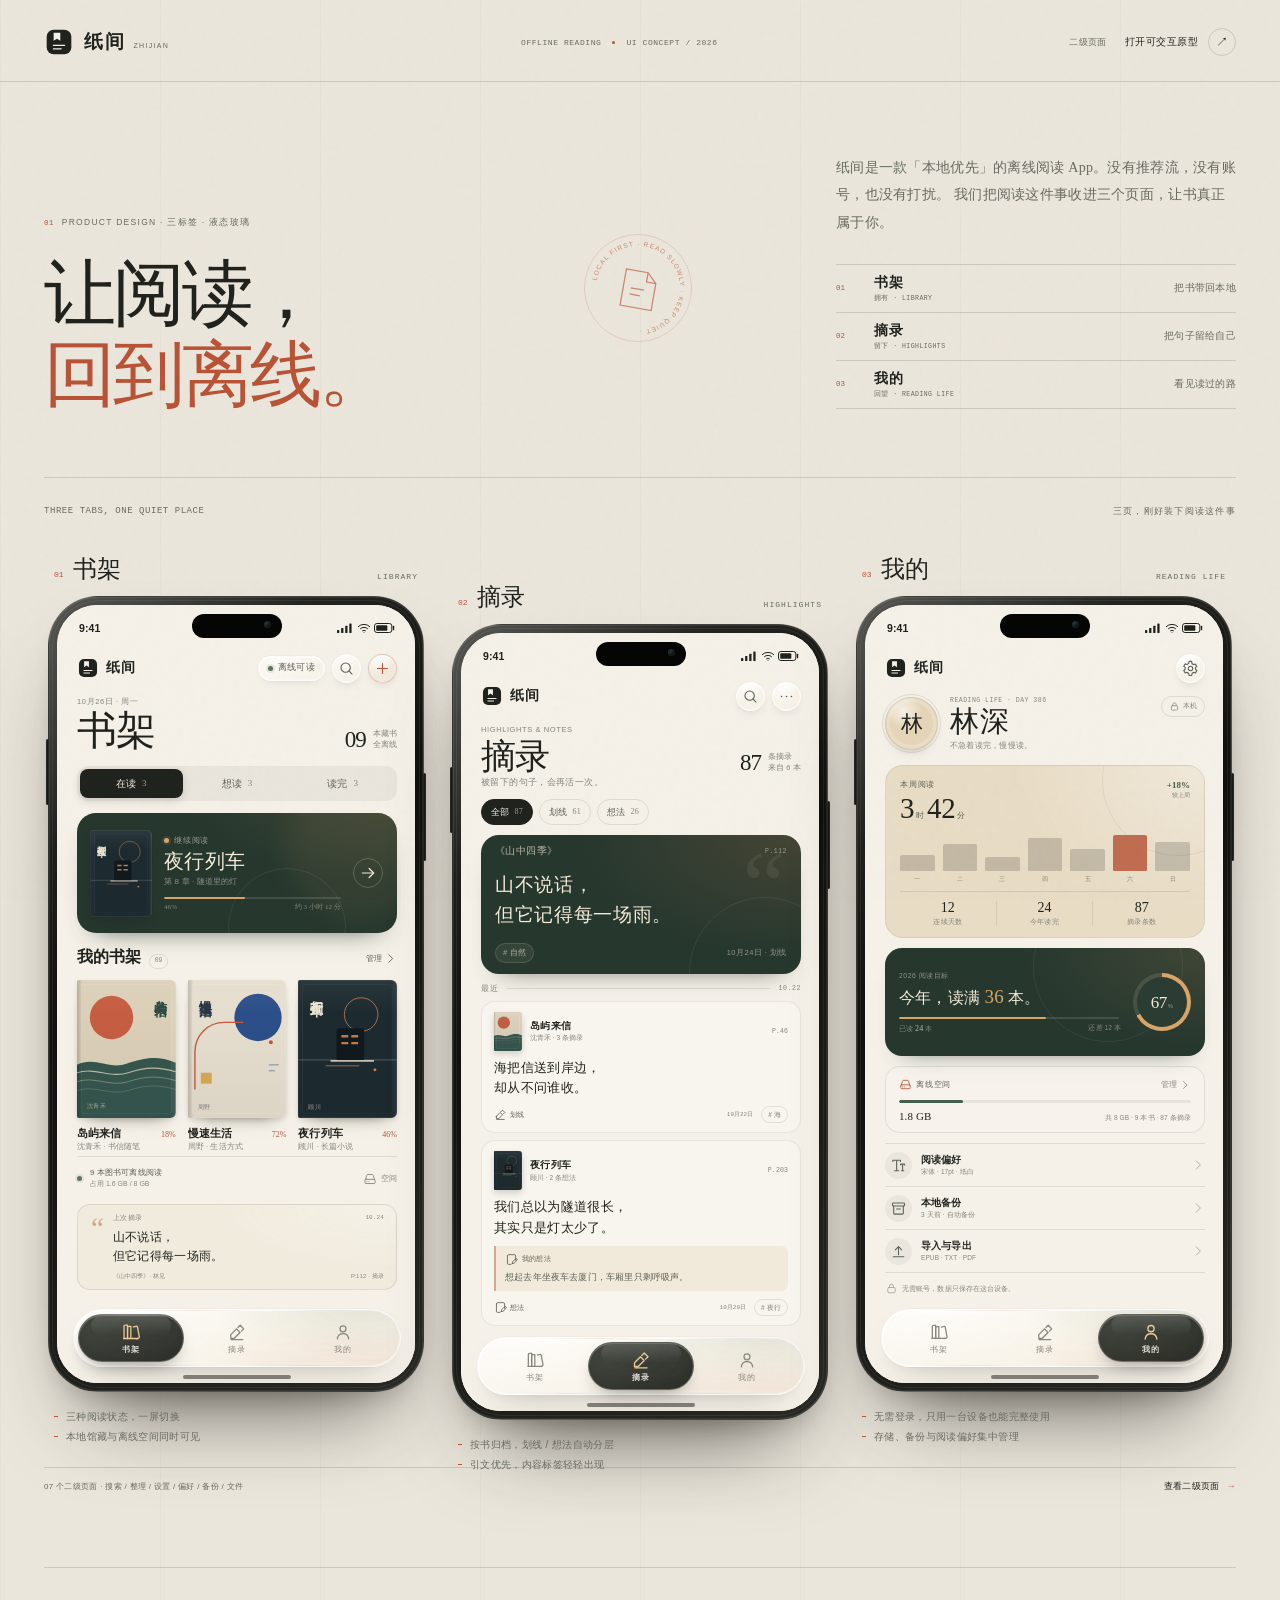
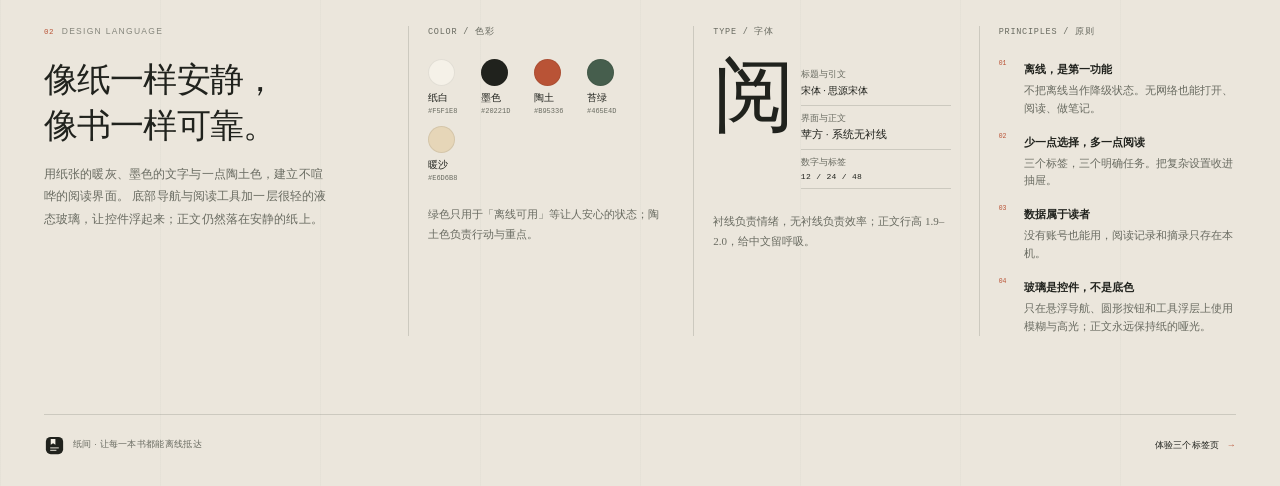
<file: index.html>
<!DOCTYPE html>
<html lang="zh-CN">
<head>
  <meta charset="UTF-8" />
  <meta name="viewport" content="width=device-width, initial-scale=1.0" />
  <meta name="theme-color" content="#ece7dd" />
  <title>纸间 · 离线阅读 App UI</title>
  <meta name="description" content="纸间是一款本地优先的离线阅读 App。三个标签页，一个安静的阅读空间。" />
  <link rel="icon" href="data:image/svg+xml,%3Csvg xmlns='http://www.w3.org/2000/svg' viewBox='0 0 64 64'%3E%3Crect width='64' height='64' rx='15' fill='%2320221d'/%3E%3Cpath d='M20 14h24v36H20z' fill='%23f5f1e8'/%3E%3Cpath d='M27 14v12l5-3 5 3V14' fill='%23b95336'/%3E%3Cpath d='M27 38h10M27 44h7' stroke='%2320221d' stroke-width='2' stroke-linecap='round'/%3E%3C/svg%3E" />
  <link rel="stylesheet" href="assets/styles.css" />
</head>
<body class="board-page">
  <div class="grain" aria-hidden="true"></div>

  <header class="board-nav">
    <a class="board-brand" href="index.html" aria-label="纸间首页">
      <span class="brand-mark" data-brand-mark></span>
      <span class="board-brand-word">纸间<small>ZHIJIAN</small></span>
    </a>
    <div class="board-nav-meta">
      <span>OFFLINE READING</span>
      <i></i>
      <span>UI CONCEPT / 2026</span>
    </div>
    <div class="board-nav-actions">
      <a class="board-secondary-link" href="secondary.html">二级页面</a>
      <a class="proto-link" href="prototype.html">
        打开可交互原型
        <span class="link-arrow" aria-hidden="true">↗</span>
      </a>
    </div>
  </header>

  <main class="board">
    <section class="board-hero">
      <div class="hero-title-wrap">
        <div class="eyebrow hero-eyebrow"><span>01</span> PRODUCT DESIGN · 三标签 · 液态玻璃</div>
        <h1 class="board-title">让阅读，<br /><em>回到离线。</em></h1>
        <div class="hero-stamp" aria-hidden="true">
          <svg viewBox="0 0 120 120">
            <defs>
              <path id="stamp-circle" d="M60,60 m-40,0 a40,40 0 1,1 80,0 a40,40 0 1,1 -80,0" />
            </defs>
            <text>
              <textPath href="#stamp-circle" startOffset="0%">LOCAL FIRST · READ SLOWLY · KEEP QUIET · </textPath>
            </text>
            <path d="M46 44h21l9 9v26H46z" fill="none" stroke="currentColor" stroke-width="1.2" />
            <path d="M67 44v9h9M53 61h13M53 67h10" fill="none" stroke="currentColor" stroke-width="1.2" />
            <circle cx="60" cy="60" r="51" fill="none" stroke="currentColor" stroke-width=".7" opacity=".35" />
          </svg>
        </div>
      </div>

      <div class="hero-aside">
        <p class="hero-desc">
          纸间是一款「本地优先」的离线阅读 App。没有推荐流，没有账号，也没有打扰。
          我们把阅读这件事收进三个页面，让书真正属于你。
        </p>
        <div class="hero-tags" aria-label="三个主要标签页">
          <div class="hero-tag">
            <span class="tag-index">01</span>
            <div><b>书架</b><small>拥有 · LIBRARY</small></div>
            <span class="tag-desc">把书带回本地</span>
          </div>
          <div class="hero-tag">
            <span class="tag-index">02</span>
            <div><b>摘录</b><small>留下 · HIGHLIGHTS</small></div>
            <span class="tag-desc">把句子留给自己</span>
          </div>
          <div class="hero-tag">
            <span class="tag-index">03</span>
            <div><b>我的</b><small>回望 · READING LIFE</small></div>
            <span class="tag-desc">看见读过的路</span>
          </div>
        </div>
      </div>
    </section>

    <section class="showcase" aria-label="三个页面预览">
      <div class="showcase-head">
        <span>THREE TABS, ONE QUIET PLACE</span>
        <span class="showcase-head-cn">三页，刚好装下阅读这件事</span>
      </div>
      <div class="phone-stage" id="phone-stage"></div>
      <div class="secondary-jump">
        <span>07 个二级页面 · 搜索 / 整理 / 设置 / 偏好 / 备份 / 文件</span>
        <a href="secondary.html">查看二级页面 <span>→</span></a>
      </div>
    </section>

    <section class="spec-section" aria-label="设计规范">
      <div class="spec-intro">
        <div class="eyebrow"><span>02</span> DESIGN LANGUAGE</div>
        <h2>像纸一样安静，<br />像书一样可靠。</h2>
        <p>
          用纸张的暖灰、墨色的文字与一点陶土色，建立不喧哗的阅读界面。
          底部导航与阅读工具加一层很轻的液态玻璃，让控件浮起来；正文仍然落在安静的纸上。
        </p>
      </div>

      <div class="spec-grid">
        <article class="spec-card spec-palette">
          <div class="spec-label">COLOR / 色彩</div>
          <div class="swatches">
            <div class="swatch" style="--swatch:#f5f1e8"><span></span><b>纸白</b><small>#F5F1E8</small></div>
            <div class="swatch" style="--swatch:#20221d"><span></span><b>墨色</b><small>#20221D</small></div>
            <div class="swatch" style="--swatch:#b95336"><span></span><b>陶土</b><small>#B95336</small></div>
            <div class="swatch" style="--swatch:#465e4d"><span></span><b>苔绿</b><small>#465E4D</small></div>
            <div class="swatch" style="--swatch:#e6d6b8"><span></span><b>暖沙</b><small>#E6D6B8</small></div>
          </div>
          <p class="spec-note">绿色只用于「离线可用」等让人安心的状态；陶土色负责行动与重点。</p>
        </article>

        <article class="spec-card spec-type">
          <div class="spec-label">TYPE / 字体</div>
          <div class="type-specimen">
            <span class="type-han">阅</span>
            <div class="type-rows">
              <div><span>标题与引文</span><b class="serif">宋体 · 思源宋体</b></div>
              <div><span>界面与正文</span><b>苹方 · 系统无衬线</b></div>
              <div><span>数字与标签</span><b class="mono">12 / 24 / 48</b></div>
            </div>
          </div>
          <p class="spec-note">衬线负责情绪，无衬线负责效率；正文行高 1.9–2.0，给中文留呼吸。</p>
        </article>

        <article class="spec-card spec-principles">
          <div class="spec-label">PRINCIPLES / 原则</div>
          <ol>
            <li><span>01</span><div><b>离线，是第一功能</b><p>不把离线当作降级状态。无网络也能打开、阅读、做笔记。</p></div></li>
            <li><span>02</span><div><b>少一点选择，多一点阅读</b><p>三个标签，三个明确任务。把复杂设置收进抽屉。</p></div></li>
            <li><span>03</span><div><b>数据属于读者</b><p>没有账号也能用，阅读记录和摘录只存在本机。</p></div></li>
            <li><span>04</span><div><b>玻璃是控件，不是底色</b><p>只在悬浮导航、圆形按钮和工具浮层上使用模糊与高光；正文永远保持纸的哑光。</p></div></li>
          </ol>
        </article>
      </div>
    </section>

    <footer class="board-footer">
      <div>
        <span class="brand-mark brand-mark--small" data-brand-mark></span>
        <span>纸间 · 让每一本书都能离线抵达</span>
      </div>
      <a href="prototype.html">体验三个标签页 <span>→</span></a>
    </footer>
  </main>

  <script src="assets/app.js"></script>
  <script>
    Zhijian.renderBoard(document.querySelector("#phone-stage"));
    document.querySelectorAll("[data-brand-mark]").forEach((el) => {
      el.innerHTML = Zhijian.brandMark();
    });
  </script>
</body>
</html>
</file>
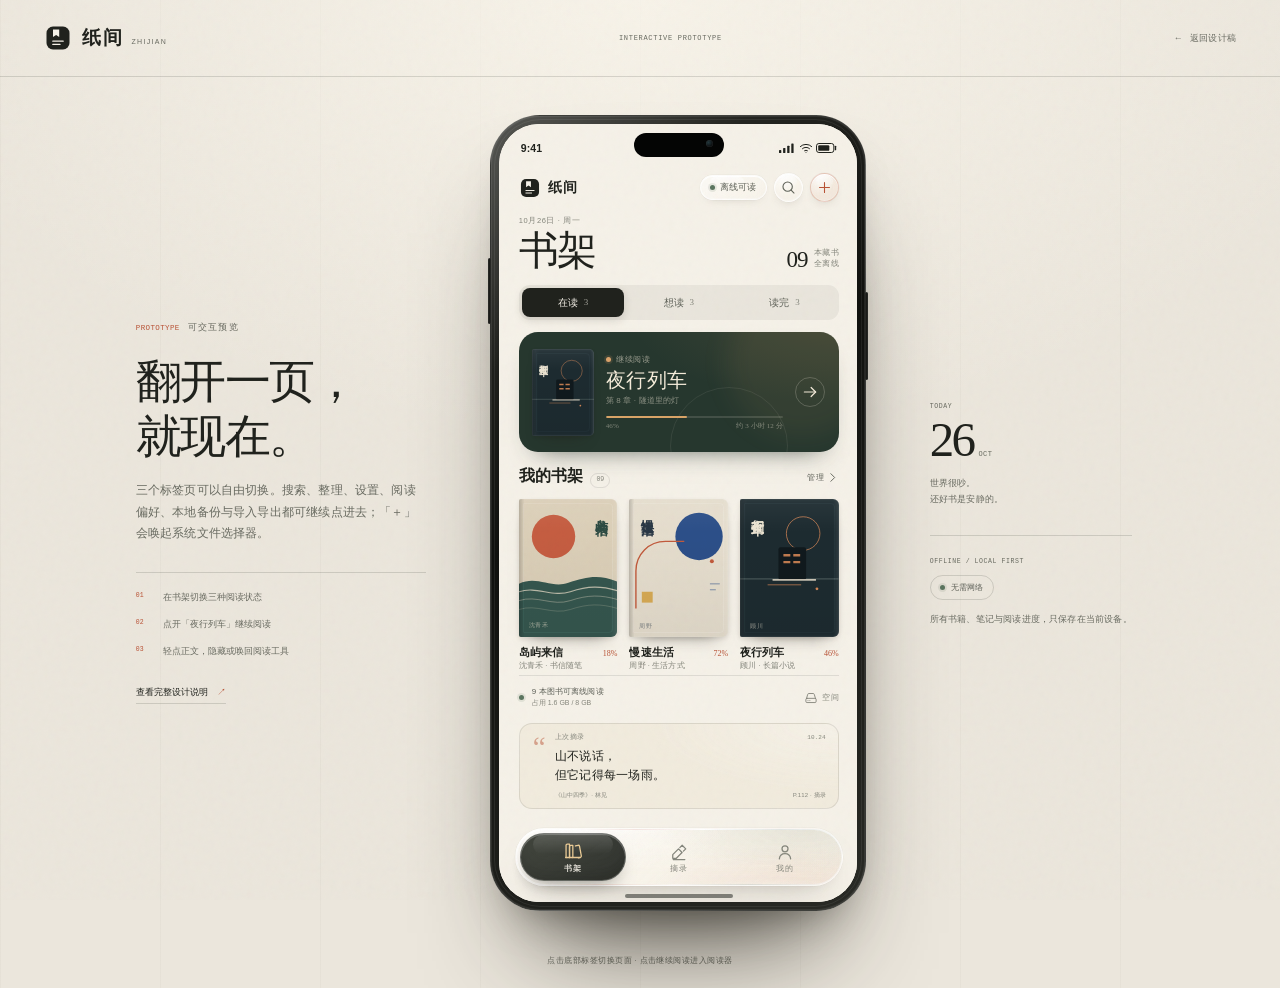
<file: prototype.html>
<!DOCTYPE html>
<html lang="zh-CN">
<head>
  <meta charset="UTF-8" />
  <meta name="viewport" content="width=device-width, initial-scale=1.0, viewport-fit=cover" />
  <meta name="theme-color" content="#e9e4d9" />
  <title>纸间 · 可交互原型</title>
  <link rel="icon" href="data:image/svg+xml,%3Csvg xmlns='http://www.w3.org/2000/svg' viewBox='0 0 64 64'%3E%3Crect width='64' height='64' rx='15' fill='%2320221d'/%3E%3Cpath d='M20 14h24v36H20z' fill='%23f5f1e8'/%3E%3Cpath d='M27 14v12l5-3 5 3V14' fill='%23b95336'/%3E%3Cpath d='M27 38h10M27 44h7' stroke='%2320221d' stroke-width='2' stroke-linecap='round'/%3E%3C/svg%3E" />
  <link rel="stylesheet" href="assets/styles.css" />
</head>
<body class="prototype-page">
  <div class="grain" aria-hidden="true"></div>

  <header class="proto-nav">
    <a class="board-brand" href="index.html">
      <span class="brand-mark" data-brand-mark></span>
      <span class="board-brand-word">纸间<small>ZHIJIAN</small></span>
    </a>
    <span class="proto-nav-label">INTERACTIVE PROTOTYPE</span>
    <a class="proto-back" href="index.html"><span>←</span> 返回设计稿</a>
  </header>

  <main class="proto-main">
    <aside class="proto-intro">
      <div class="eyebrow"><span>PROTOTYPE</span> 可交互预览</div>
      <h1>翻开一页，<br />就现在。</h1>
      <p>三个标签页可以自由切换。搜索、整理、设置、阅读偏好、本地备份与导入导出都可继续点进去；「＋」会唤起系统文件选择器。</p>
      <div class="proto-steps">
        <div><span>01</span><p>在书架切换三种阅读状态</p></div>
        <div><span>02</span><p>点开「夜行列车」继续阅读</p></div>
        <div><span>03</span><p>轻点正文，隐藏或唤回阅读工具</p></div>
      </div>
      <a class="proto-inline-link" href="index.html">查看完整设计说明 <span>↗</span></a>
    </aside>

    <div class="proto-device" id="prototype-root"></div>

    <aside class="proto-meta">
      <div class="proto-meta-block">
        <span class="meta-kicker">TODAY</span>
        <div class="proto-date">26<span>OCT</span></div>
        <p>世界很吵。<br />还好书是安静的。</p>
      </div>
      <div class="proto-meta-block proto-meta-block--line">
        <span class="meta-kicker">OFFLINE / LOCAL FIRST</span>
        <div class="local-badge">
          <span class="status-dot"></span>
          无需网络
        </div>
        <p>所有书籍、笔记与阅读进度，只保存在当前设备。</p>
      </div>
    </aside>
  </main>

  <div class="proto-hint">点击底部标签切换页面 · 点击继续阅读进入阅读器</div>

  <script src="assets/app.js"></script>
  <script>
    document.querySelectorAll("[data-brand-mark]").forEach((el) => {
      el.innerHTML = Zhijian.brandMark();
    });
    Zhijian.renderPrototype(document.querySelector("#prototype-root"));
  </script>
</body>
</html>
</file>
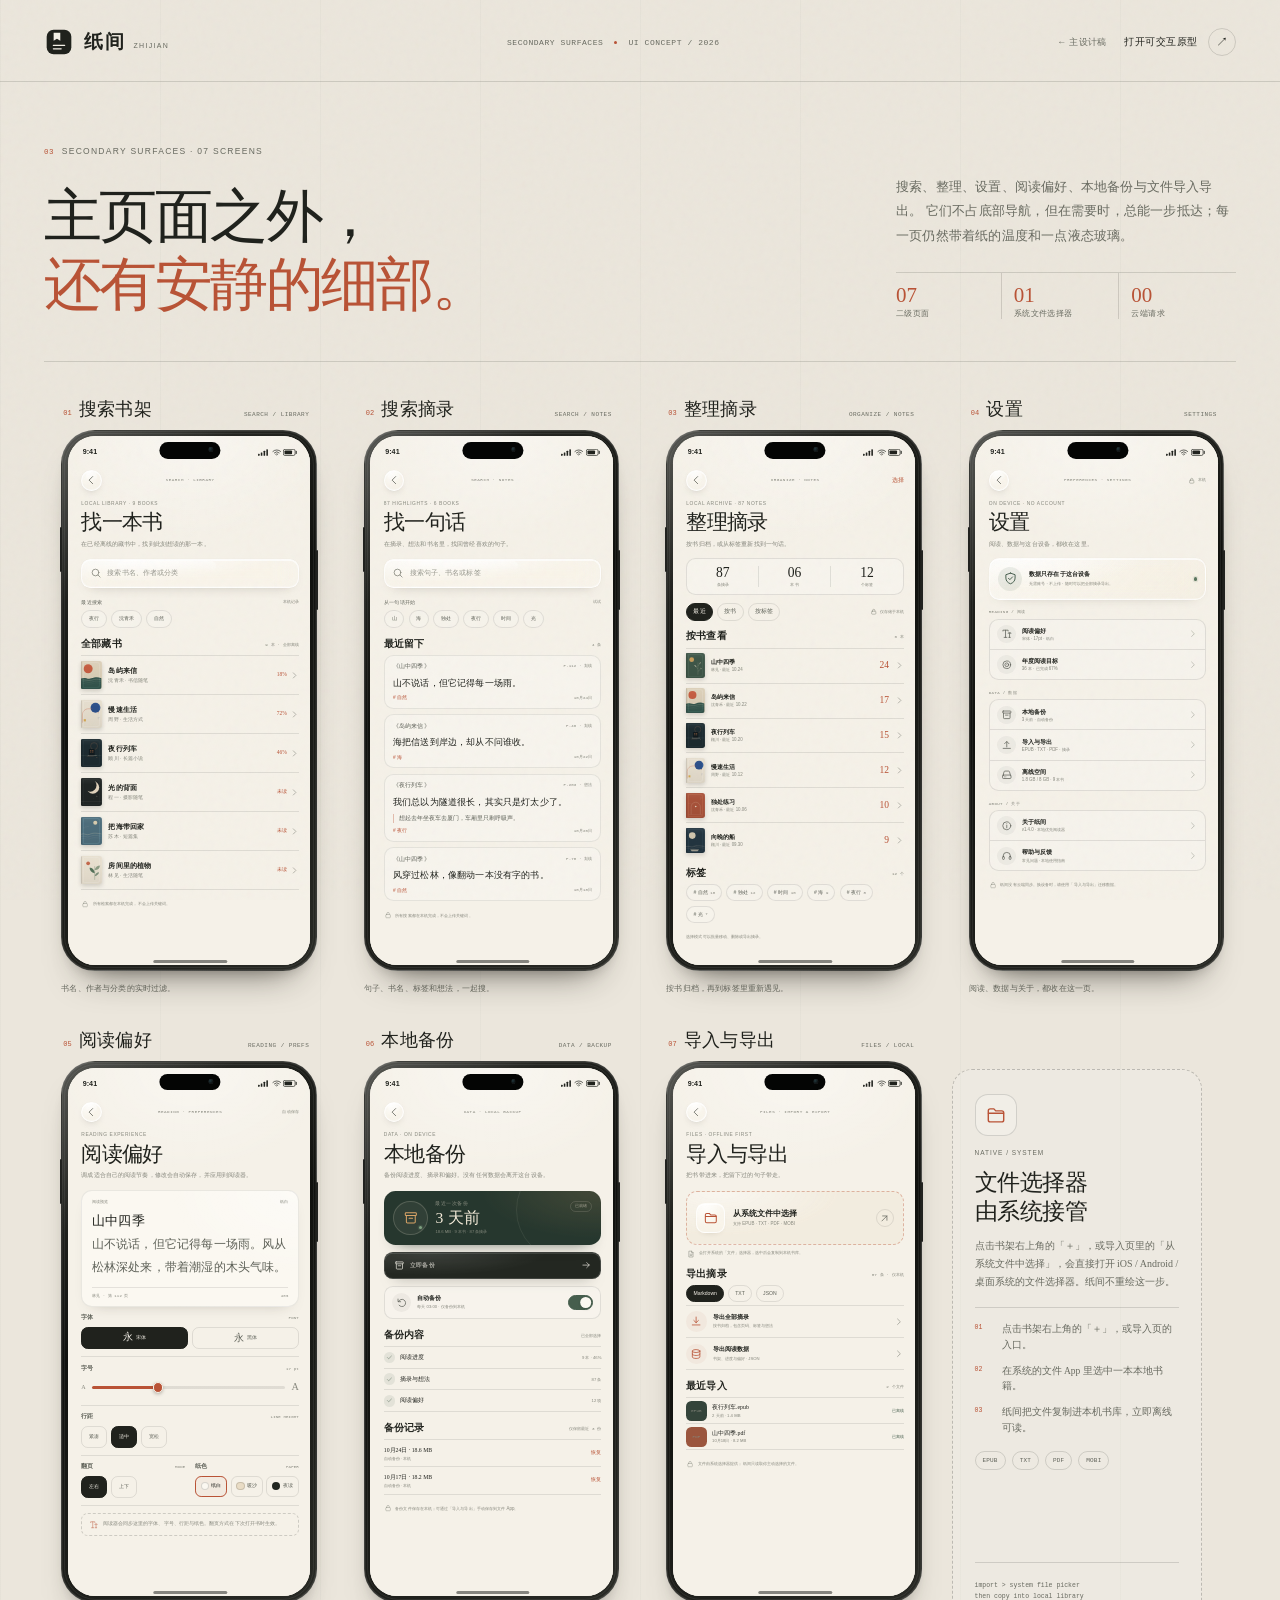
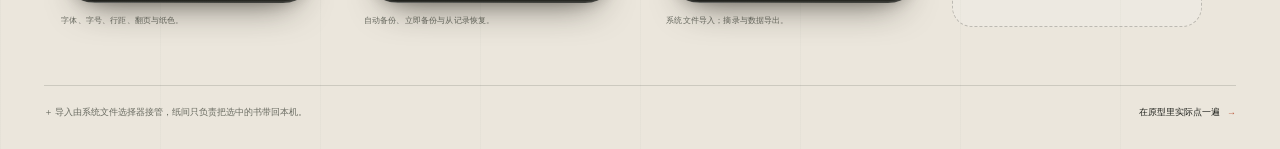
<file: secondary.html>
<!DOCTYPE html>
<html lang="zh-CN">
<head>
  <meta charset="UTF-8" />
  <meta name="viewport" content="width=device-width, initial-scale=1.0" />
  <meta name="theme-color" content="#ece7dd" />
  <title>纸间 · 二级页面</title>
  <meta name="description" content="纸间离线阅读 App 的二级页面：搜索、整理摘录、设置、阅读偏好、本地备份与导入导出。" />
  <link rel="icon" href="data:image/svg+xml,%3Csvg xmlns='http://www.w3.org/2000/svg' viewBox='0 0 64 64'%3E%3Crect width='64' height='64' rx='15' fill='%2320221d'/%3E%3Cpath d='M20 14h24v36H20z' fill='%23f5f1e8'/%3E%3Cpath d='M27 14v12l5-3 5 3V14' fill='%23b95336'/%3E%3Cpath d='M27 38h10M27 44h7' stroke='%2320221d' stroke-width='2' stroke-linecap='round'/%3E%3C/svg%3E" />
  <link rel="stylesheet" href="assets/styles.css" />
</head>
<body class="board-page secondary-board-page">
  <div class="grain" aria-hidden="true"></div>

  <header class="board-nav">
    <a class="board-brand" href="index.html" aria-label="纸间首页">
      <span class="brand-mark" data-brand-mark></span>
      <span class="board-brand-word">纸间<small>ZHIJIAN</small></span>
    </a>
    <div class="board-nav-meta">
      <span>SECONDARY SURFACES</span>
      <i></i>
      <span>UI CONCEPT / 2026</span>
    </div>
    <div class="board-nav-actions">
      <a class="board-secondary-link" href="index.html">← 主设计稿</a>
      <a class="proto-link" href="prototype.html">
        打开可交互原型
        <span class="link-arrow" aria-hidden="true">↗</span>
      </a>
    </div>
  </header>

  <main class="board">
    <section class="secondary-hero">
      <div>
        <div class="eyebrow hero-eyebrow"><span>03</span> SECONDARY SURFACES · 07 SCREENS</div>
        <h1>主页面之外，<br /><em>还有安静的细部。</em></h1>
      </div>
      <aside class="secondary-hero-aside">
        <p>
          搜索、整理、设置、阅读偏好、本地备份与文件导入导出。
          它们不占底部导航，但在需要时，总能一步抵达；每一页仍然带着纸的温度和一点液态玻璃。
        </p>
        <div class="secondary-stats">
          <div><b>07</b><span>二级页面</span></div>
          <div><b>01</b><span>系统文件选择器</span></div>
          <div><b>00</b><span>云端请求</span></div>
        </div>
      </aside>
    </section>

    <div class="secondary-grid" id="secondary-stage"></div>

    <footer class="secondary-footer-note">
      <span>＋ 导入由系统文件选择器接管，纸间只负责把选中的书带回本机。</span>
      <a href="prototype.html">在原型里实际点一遍 <span>→</span></a>
    </footer>
  </main>

  <script src="assets/app.js"></script>
  <script>
    document.querySelectorAll("[data-brand-mark]").forEach((el) => {
      el.innerHTML = Zhijian.brandMark();
    });
    Zhijian.renderSecondaryBoard(document.querySelector("#secondary-stage"));
  </script>
</body>
</html>
</file>
<file: assets/styles.css>
/* ==========================================================================
   纸间 · Offline Reading App
   01. Foundations
   02. Design board
   03. Device & app shell
   04. Shelf
   05. Notes
   06. Profile
   07. Reader
   08. Prototype page
   09. Responsive
   ========================================================================== */

/* 01. Foundations
   ========================================================================== */

:root {
  --serif: "Songti SC", "STSong", "Noto Serif SC", "Source Han Serif SC", "SimSun", Georgia, serif;
  --sans: -apple-system, BlinkMacSystemFont, "SF Pro Text", "PingFang SC", "Hiragino Sans GB", "Noto Sans SC", "Microsoft YaHei", sans-serif;
  --mono: "SFMono-Regular", "SF Mono", "Menlo", "Consolas", monospace;

  --paper: #f5f1e8;
  --paper-raised: #fbf8f1;
  --paper-deep: #eee8dc;
  --ink: #20221d;
  --ink-2: #5e6158;
  --ink-3: #85867c;
  --line: rgba(32, 34, 29, 0.105);
  --line-strong: rgba(32, 34, 29, 0.18);
  --accent: #b95336;
  --accent-deep: #9f432a;
  --accent-soft: #ecd8ca;
  --moss: #465e4d;
  --moss-deep: #26372e;
  --warm: #d9a467;
  --sand: #e6d6b8;
  --brand-cut: #f5f1e8;

  --glass-border: rgba(255, 255, 255, 0.68);
  --glass-highlight: rgba(255, 255, 255, 0.94);
  --glass-shadow: 0 20px 38px -24px rgba(43, 36, 25, 0.5), 0 7px 18px -12px rgba(43, 36, 25, 0.18);

  --canvas: #ebe6dc;
  --canvas-ink: #20221d;
  --canvas-muted: #696b61;
  --canvas-line: rgba(32, 34, 29, 0.15);

  --device-w: 376px;
  --device-h: 796px;
  --app-radius: 40px;
}

* {
  box-sizing: border-box;
}

html {
  -webkit-text-size-adjust: 100%;
  text-size-adjust: 100%;
}

body {
  margin: 0;
  color: var(--canvas-ink);
  background: var(--canvas);
  font-family: var(--sans);
  -webkit-font-smoothing: antialiased;
  text-rendering: optimizeLegibility;
}

button,
input,
textarea,
select {
  font: inherit;
}

button {
  color: inherit;
}

button,
a {
  -webkit-tap-highlight-color: transparent;
}

a {
  color: inherit;
  text-decoration: none;
}

h1,
h2,
h3,
h4,
p,
blockquote,
figure,
ul,
ol {
  margin: 0;
}

ul,
ol {
  padding: 0;
  list-style: none;
}

::selection {
  background: rgba(185, 83, 54, 0.18);
}

.grain {
  position: fixed;
  inset: 0;
  z-index: 999;
  pointer-events: none;
  opacity: 0.055;
  background-image: url("data:image/svg+xml,%3Csvg viewBox='0 0 160 160' xmlns='http://www.w3.org/2000/svg'%3E%3Cfilter id='n'%3E%3CfeTurbulence type='fractalNoise' baseFrequency='.88' numOctaves='4' stitchTiles='stitch'/%3E%3C/filter%3E%3Crect width='100%25' height='100%25' filter='url(%23n)' opacity='.55'/%3E%3C/svg%3E");
  mix-blend-mode: multiply;
}

.eyebrow {
  display: flex;
  align-items: center;
  gap: 8px;
  color: var(--ink-3);
  font-family: var(--sans);
  font-size: 8.5px;
  font-weight: 500;
  line-height: 1.4;
  letter-spacing: 0.15em;
  text-transform: uppercase;
}

.eyebrow > span {
  color: var(--accent);
  font-family: var(--mono);
  font-size: 7.5px;
  letter-spacing: 0.05em;
}

.icon {
  display: block;
  flex: none;
}

.brand-mark {
  display: inline-flex;
  flex: none;
  width: 27px;
  height: 27px;
  color: var(--ink);
}

.brand-mark svg {
  width: 100%;
  height: 100%;
}

.brand-mark--small {
  width: 21px;
  height: 21px;
}

/* 02. Design board
   ========================================================================== */

.board-page {
  background:
    linear-gradient(90deg, rgba(32, 34, 29, 0.025) 1px, transparent 1px) 0 0 / 12.5vw 100%,
    var(--canvas);
}

.board-nav {
  position: relative;
  z-index: 2;
  display: flex;
  align-items: center;
  justify-content: space-between;
  width: min(100%, 1320px);
  margin: 0 auto;
  padding: 27px 44px 24px;
  border-bottom: 1px solid var(--canvas-line);
}

.board-brand {
  display: inline-flex;
  align-items: center;
  gap: 10px;
}

.board-brand .brand-mark {
  width: 30px;
  height: 30px;
}

.board-brand-word {
  display: flex;
  align-items: baseline;
  gap: 8px;
  font-family: var(--serif);
  font-size: 19px;
  font-weight: 600;
  letter-spacing: 0.09em;
}

.board-brand-word small {
  color: var(--canvas-muted);
  font-family: var(--sans);
  font-size: 7px;
  font-weight: 500;
  letter-spacing: 0.19em;
}

.board-nav-meta {
  display: flex;
  align-items: center;
  gap: 11px;
  color: var(--canvas-muted);
  font-family: var(--mono);
  font-size: 8px;
  letter-spacing: 0.07em;
}

.board-nav-meta i {
  width: 3px;
  height: 3px;
  border-radius: 50%;
  background: var(--accent);
}

.proto-link {
  display: inline-flex;
  align-items: center;
  gap: 10px;
  font-size: 10px;
  font-weight: 500;
  letter-spacing: 0.05em;
}

.proto-link .link-arrow {
  display: inline-flex;
  align-items: center;
  justify-content: center;
  width: 28px;
  height: 28px;
  border: 1px solid var(--canvas-line);
  border-radius: 50%;
  font-size: 12px;
  transition: background 180ms ease, color 180ms ease, border-color 180ms ease;
}

.proto-link:hover .link-arrow {
  border-color: var(--ink);
  color: var(--canvas);
  background: var(--ink);
}

.board {
  position: relative;
  z-index: 1;
  width: min(100%, 1320px);
  margin: 0 auto;
  padding: 0 44px;
}

.board-hero {
  position: relative;
  display: grid;
  grid-template-columns: minmax(0, 1.2fr) minmax(330px, 0.8fr);
  gap: 74px;
  align-items: end;
  padding: 72px 0 60px;
}

.hero-title-wrap {
  position: relative;
  padding-bottom: 2px;
}

.hero-eyebrow {
  margin-bottom: 25px;
  color: var(--canvas-muted);
}

.hero-eyebrow > span {
  color: var(--accent);
}

.board-title {
  position: relative;
  z-index: 1;
  max-width: 560px;
  font-family: var(--serif);
  font-size: clamp(58px, 5.6vw, 82px);
  font-weight: 500;
  line-height: 1.12;
  letter-spacing: -0.045em;
}

.board-title em {
  color: var(--accent);
  font-style: normal;
}

.hero-stamp {
  position: absolute;
  top: 8px;
  right: 6%;
  width: 126px;
  height: 126px;
  color: var(--accent);
  opacity: 0.65;
  transform: rotate(10deg);
  animation: stamp-in 1s 0.15s both cubic-bezier(0.2, 0.7, 0.2, 1);
}

.hero-stamp svg {
  width: 100%;
  height: 100%;
  overflow: visible;
}

.hero-stamp text {
  fill: currentColor;
  font-family: var(--sans);
  font-size: 6.2px;
  letter-spacing: 1.15px;
}

@keyframes stamp-in {
  from {
    opacity: 0;
    transform: rotate(17deg) scale(0.88);
  }
}

.hero-aside {
  max-width: 400px;
  justify-self: end;
  padding-bottom: 8px;
}

.hero-desc {
  color: var(--canvas-muted);
  font-family: var(--serif);
  font-size: 14px;
  line-height: 1.95;
  letter-spacing: 0.02em;
}

.hero-tags {
  margin-top: 28px;
  border-top: 1px solid var(--canvas-line);
}

.hero-tag {
  display: grid;
  grid-template-columns: 30px 1fr auto;
  gap: 8px;
  align-items: center;
  min-height: 48px;
  border-bottom: 1px solid var(--canvas-line);
}

.hero-tag .tag-index {
  color: var(--accent);
  font-family: var(--mono);
  font-size: 7.5px;
}

.hero-tag b {
  display: block;
  font-family: var(--serif);
  font-size: 14px;
  font-weight: 600;
  letter-spacing: 0.04em;
}

.hero-tag small {
  display: block;
  margin-top: 2px;
  color: var(--canvas-muted);
  font-family: var(--mono);
  font-size: 6.5px;
  letter-spacing: 0.07em;
}

.hero-tag .tag-desc {
  color: var(--canvas-muted);
  font-size: 9.5px;
  letter-spacing: 0.03em;
}

.showcase {
  padding: 27px 0 74px;
  border-top: 1px solid var(--canvas-line);
}

.showcase-head {
  display: flex;
  justify-content: space-between;
  align-items: center;
  color: var(--canvas-muted);
  font-family: var(--mono);
  font-size: 9px;
  letter-spacing: 0.06em;
}

.showcase-head-cn {
  font-family: var(--sans);
  letter-spacing: 0.14em;
}

.phone-stage {
  display: flex;
  align-items: flex-start;
  justify-content: center;
  gap: 40px;
  margin-top: 39px;
  padding-bottom: 34px;
}

.phone-figure {
  flex: 0 0 var(--device-w);
  width: var(--device-w);
  animation: phone-rise 0.8s both cubic-bezier(0.22, 0.8, 0.22, 1);
}

.phone-figure:nth-child(2) {
  transform: translateY(28px);
  animation-delay: 0.12s;
}

.phone-figure:nth-child(3) {
  animation-delay: 0.22s;
}

@keyframes phone-rise {
  from {
    opacity: 0;
    translate: 0 25px;
  }
}

.phone-caption {
  display: flex;
  align-items: flex-end;
  justify-content: space-between;
  margin-bottom: 15px;
  padding: 0 6px;
}

.phone-caption-title {
  display: flex;
  align-items: baseline;
  gap: 9px;
}

.phone-index {
  color: var(--accent);
  font-family: var(--mono);
  font-size: 8px;
}

.phone-caption h3 {
  font-family: var(--serif);
  font-size: 24px;
  font-weight: 500;
  line-height: 1;
  letter-spacing: 0.02em;
}

.phone-caption-en {
  color: var(--canvas-muted);
  font-family: var(--mono);
  font-size: 8px;
  letter-spacing: 0.13em;
}

.phone-note-list {
  display: flex;
  flex-direction: column;
  gap: 5px;
  margin-top: 17px;
  padding: 0 6px;
}

.phone-note-list li {
  position: relative;
  padding-left: 12px;
  color: var(--canvas-muted);
  font-size: 10px;
  line-height: 1.55;
  letter-spacing: 0.035em;
}

.phone-note-list li::before {
  content: "";
  position: absolute;
  top: 0.68em;
  left: 0;
  width: 4px;
  height: 1px;
  background: var(--accent);
}

/* spec section */

.spec-section {
  display: grid;
  grid-template-columns: 300px minmax(0, 1fr);
  gap: 64px;
  padding: 58px 0 78px;
  border-top: 1px solid var(--canvas-line);
}

.spec-intro h2 {
  margin: 19px 0 14px;
  font-family: var(--serif);
  font-size: 34px;
  font-weight: 500;
  line-height: 1.35;
  letter-spacing: -0.025em;
}

.spec-intro p {
  max-width: 286px;
  color: var(--canvas-muted);
  font-size: 12px;
  line-height: 1.9;
  letter-spacing: 0.01em;
}

.spec-grid {
  display: grid;
  grid-template-columns: repeat(3, minmax(0, 1fr));
  gap: 28px;
}

.spec-card {
  min-height: 250px;
  padding-left: 19px;
  border-left: 1px solid var(--canvas-line);
}

.spec-label {
  margin-bottom: 21px;
  color: var(--canvas-muted);
  font-family: var(--mono);
  font-size: 8.5px;
  letter-spacing: 0.09em;
}

.swatches {
  display: flex;
  flex-wrap: wrap;
  gap: 11px 12px;
}

.swatch {
  display: flex;
  flex-direction: column;
  min-width: 41px;
}

.swatch > span {
  display: block;
  width: 27px;
  height: 27px;
  margin-bottom: 6px;
  border-radius: 50%;
  background: var(--swatch);
  box-shadow: inset 0 0 0 1px rgba(32, 34, 29, 0.09);
}

.swatch b {
  font-size: 9.5px;
  font-weight: 500;
}

.swatch small {
  margin-top: 2px;
  color: var(--canvas-muted);
  font-family: var(--mono);
  font-size: 7px;
}

.spec-note {
  margin-top: 23px;
  color: var(--canvas-muted);
  font-family: var(--serif);
  font-size: 11px;
  line-height: 1.8;
}

.type-specimen {
  display: flex;
  align-items: flex-start;
  gap: 12px;
}

.type-han {
  flex: none;
  color: var(--ink);
  font-family: var(--serif);
  font-size: 82px;
  font-weight: 400;
  line-height: 0.9;
  letter-spacing: -0.08em;
}

.type-rows {
  flex: 1;
  min-width: 0;
  padding-top: 3px;
}

.type-rows > div {
  padding: 7px 0;
  border-bottom: 1px solid var(--canvas-line);
}

.type-rows span {
  display: block;
  color: var(--canvas-muted);
  font-size: 8.5px;
}

.type-rows b {
  display: block;
  margin-top: 3px;
  overflow: hidden;
  font-size: 10.5px;
  font-weight: 500;
  text-overflow: ellipsis;
  white-space: nowrap;
}

.type-rows b.serif {
  font-family: var(--serif);
  font-size: 10px;
}

.type-rows b.mono {
  font-family: var(--mono);
  font-size: 8px;
  letter-spacing: 0.04em;
}

.spec-principles ol {
  display: flex;
  flex-direction: column;
  gap: 14px;
}

.spec-principles li {
  display: grid;
  grid-template-columns: 18px 1fr;
  gap: 7px;
}

.spec-principles li > span {
  padding-top: 1px;
  color: var(--accent);
  font-family: var(--mono);
  font-size: 6.5px;
}

.spec-principles b {
  font-size: 10.5px;
  font-weight: 600;
}

.spec-principles p {
  margin-top: 5px;
  color: var(--canvas-muted);
  font-size: 10.5px;
  line-height: 1.7;
}

.board-footer {
  display: flex;
  align-items: center;
  justify-content: space-between;
  padding: 20px 0 30px;
  border-top: 1px solid var(--canvas-line);
  color: var(--canvas-muted);
  font-size: 8.5px;
  letter-spacing: 0.035em;
}

.board-footer > div {
  display: flex;
  align-items: center;
  gap: 8px;
}

.board-footer a {
  display: inline-flex;
  align-items: center;
  gap: 7px;
  color: var(--ink);
  font-size: 9px;
}

.board-footer a span {
  color: var(--accent);
}

/* 03. Device & app shell
   ========================================================================== */

.device {
  position: relative;
  width: var(--device-w);
  height: var(--device-h);
  padding: 8px;
  border: 1px solid rgba(255, 255, 255, 0.13);
  border-radius: 50px;
  background:
    linear-gradient(135deg, rgba(255, 255, 255, 0.18), transparent 22%),
    linear-gradient(145deg, #32332e 0%, #10110e 42%, #292a25 100%);
  box-shadow:
    0 50px 90px -42px rgba(31, 28, 21, 0.75),
    0 16px 35px -24px rgba(31, 28, 21, 0.5),
    inset 0 0 0 1px rgba(255, 255, 255, 0.08);
}

.device::after {
  content: "";
  position: absolute;
  inset: 3px;
  z-index: 4;
  pointer-events: none;
  border: 1px solid rgba(255, 255, 255, 0.07);
  border-radius: 47px;
}

.device-screen {
  position: relative;
  width: 100%;
  height: 100%;
  overflow: hidden;
  border-radius: var(--app-radius);
  background: var(--paper);
  box-shadow: inset 0 0 0 1px rgba(0, 0, 0, 0.08);
}

.device-button {
  position: absolute;
  z-index: 0;
  width: 3px;
  border-radius: 3px;
  background: #1a1b18;
  box-shadow: inset 0 0 0 0.5px rgba(255, 255, 255, 0.1);
}

.device-button--volume {
  top: 142px;
  left: -3px;
  height: 66px;
}

.device-button--power {
  top: 176px;
  right: -3px;
  height: 88px;
}

.app {
  position: relative;
  width: 360px;
  height: 780px;
  overflow: hidden;
  border-radius: var(--app-radius);
  background: var(--paper);
  color: var(--ink);
  isolation: isolate;
  font-family: var(--sans);
}

.app::before {
  content: "";
  position: absolute;
  inset: 0;
  z-index: 0;
  pointer-events: none;
  opacity: 0.22;
  background-image: url("data:image/svg+xml,%3Csvg viewBox='0 0 120 120' xmlns='http://www.w3.org/2000/svg'%3E%3Cfilter id='n'%3E%3CfeTurbulence type='fractalNoise' baseFrequency='.95' numOctaves='3' stitchTiles='stitch'/%3E%3C/filter%3E%3Crect width='100%25' height='100%25' filter='url(%23n)' opacity='.035'/%3E%3C/svg%3E");
}

.screen {
  position: absolute;
  inset: 0;
  z-index: 1;
  display: none;
  flex-direction: column;
  min-height: 0;
  background: var(--paper);
}

.screen.is-active {
  display: flex;
  animation: screen-settle 420ms cubic-bezier(0.22, 0.8, 0.22, 1);
}

@keyframes screen-settle {
  from {
    opacity: 0.25;
    transform: translateY(6px) scale(0.998);
  }
  to {
    opacity: 1;
    transform: translateY(0) scale(1);
  }
}

.app--static .screen {
  display: flex;
}

.screen-body {
  flex: 1;
  min-height: 0;
  overflow-y: auto;
  padding: 0 20px;
  scrollbar-width: none;
}

.screen-body::-webkit-scrollbar {
  display: none;
}

.statusbar {
  position: relative;
  z-index: 5;
  display: flex;
  flex: 0 0 46px;
  align-items: center;
  justify-content: space-between;
  height: 46px;
  padding: 1px 22px 0;
  color: var(--ink);
}

.status-time {
  font-size: 10.5px;
  font-weight: 650;
  letter-spacing: 0.01em;
}

.status-icons {
  display: flex;
  align-items: center;
  gap: 4px;
  color: var(--ink);
}

.status-icons svg:nth-child(3) {
  margin-left: -1px;
}

.dynamic-island {
  position: absolute;
  top: 9px;
  left: 50%;
  z-index: 100;
  width: 90px;
  height: 24px;
  border-radius: 20px;
  background: #040504;
  transform: translateX(-50%);
}

.dynamic-island > span {
  position: absolute;
  top: 7px;
  right: 11px;
  width: 7px;
  height: 7px;
  border-radius: 50%;
  background: radial-gradient(circle at 35% 35%, #23383d, #0b0e0f 65%);
  box-shadow: inset 0 0 0 0.5px rgba(255, 255, 255, 0.09);
}

.home-indicator {
  position: absolute;
  bottom: 6px;
  left: 50%;
  z-index: 100;
  width: 108px;
  height: 4px;
  border-radius: 999px;
  background: rgba(32, 34, 29, 0.52);
  transform: translateX(-50%);
  pointer-events: none;
  transition: background 220ms ease;
}

.app.is-reader-night .home-indicator {
  background: rgba(245, 241, 232, 0.5);
}

.topbar {
  position: relative;
  z-index: 3;
  display: flex;
  flex: 0 0 35px;
  align-items: center;
  justify-content: space-between;
  height: 35px;
  padding: 0 20px;
}

.app-brand {
  display: inline-flex;
  align-items: center;
  gap: 7px;
  pointer-events: auto;
}

.brand-mark--app {
  width: 22px;
  height: 22px;
}

.app-brand-name {
  font-family: var(--serif);
  font-size: 14px;
  font-weight: 600;
  line-height: 1;
  letter-spacing: 0.09em;
}

.topbar-actions {
  display: flex;
  align-items: center;
  gap: 7px;
}

.offline-pill {
  position: relative;
  display: inline-flex;
  align-items: center;
  gap: 5px;
  height: 25px;
  padding: 0 9px;
  overflow: hidden;
  border: 1px solid rgba(255, 255, 255, 0.7);
  border-radius: 999px;
  color: var(--ink-2);
  background:
    linear-gradient(135deg, rgba(255, 255, 255, 0.58), rgba(255, 255, 255, 0.17));
  box-shadow:
    inset 0 1px 0 var(--glass-highlight),
    inset 0 -1px 0 rgba(255, 255, 255, 0.25),
    0 4px 12px -9px rgba(43, 36, 25, 0.38),
    0 0 0 0.5px rgba(32, 34, 29, 0.045);
  -webkit-backdrop-filter: blur(14px) saturate(160%);
  backdrop-filter: blur(14px) saturate(160%);
  font-size: 8.5px;
  font-weight: 500;
  letter-spacing: 0.035em;
  white-space: nowrap;
}

.offline-pill::after {
  content: "";
  position: absolute;
  top: 1px;
  left: 9px;
  width: 34px;
  height: 45%;
  border-radius: 999px;
  background: linear-gradient(180deg, rgba(255, 255, 255, 0.62), transparent);
  pointer-events: none;
}

.offline-pill > * {
  position: relative;
  z-index: 1;
}

.offline-label {
  position: relative;
  z-index: 1;
}

.status-dot {
  display: inline-block;
  width: 5px;
  height: 5px;
  flex: none;
  border-radius: 50%;
  background: #5b755f;
  box-shadow: 0 0 0 2px rgba(91, 117, 95, 0.13);
}

.status-dot--warm {
  background: #dca36b;
  box-shadow: 0 0 0 2px rgba(220, 163, 107, 0.13);
}

.round-button {
  position: relative;
  display: inline-flex;
  align-items: center;
  justify-content: center;
  width: 29px;
  height: 29px;
  padding: 0;
  overflow: hidden;
  border: 1px solid rgba(255, 255, 255, 0.72);
  border-radius: 50%;
  color: var(--ink-2);
  background:
    radial-gradient(120% 150% at 30% 0%, rgba(255, 255, 255, 0.84), transparent 54%),
    rgba(255, 255, 255, 0.2);
  box-shadow:
    inset 0 1px 0 var(--glass-highlight),
    inset 0 -1px 0 rgba(255, 255, 255, 0.24),
    0 5px 12px -8px rgba(43, 36, 25, 0.38),
    0 0 0 0.5px rgba(32, 34, 29, 0.045);
  -webkit-backdrop-filter: blur(12px) saturate(160%);
  backdrop-filter: blur(12px) saturate(160%);
  cursor: pointer;
  transition: border-color 180ms ease, color 180ms ease, background 180ms ease, transform 180ms ease;
}

.round-button::before {
  content: "";
  position: absolute;
  top: 1px;
  left: 18%;
  width: 64%;
  height: 48%;
  border-radius: 50%;
  background: linear-gradient(180deg, rgba(255, 255, 255, 0.54), transparent);
  pointer-events: none;
}

.round-button .icon {
  position: relative;
  z-index: 1;
}

.round-button:hover {
  border-color: rgba(255, 255, 255, 0.94);
  color: var(--ink);
  background:
    radial-gradient(120% 150% at 30% 0%, rgba(255, 255, 255, 0.92), transparent 56%),
    rgba(255, 255, 255, 0.3);
  transform: translateY(-1px);
}

.round-button:active {
  transform: scale(0.95);
}

.round-button--static {
  cursor: default;
  pointer-events: none;
}

.round-button--add {
  color: var(--accent);
  border-color: rgba(185, 83, 54, 0.26);
  background:
    radial-gradient(120% 150% at 30% 0%, rgba(255, 255, 255, 0.88), transparent 54%),
    rgba(185, 83, 54, 0.045);
}

.round-button--add:hover {
  color: var(--accent-deep);
  border-color: rgba(185, 83, 54, 0.4);
  background:
    radial-gradient(120% 150% at 30% 0%, rgba(255, 255, 255, 0.94), transparent 54%),
    rgba(185, 83, 54, 0.08);
}

.round-button--add {
  color: var(--accent);
  border-color: rgba(185, 83, 54, 0.24);
}

.round-button--add:hover {
  color: var(--accent-deep);
  border-color: rgba(185, 83, 54, 0.38);
  background: rgba(185, 83, 54, 0.045);
}

.page-heading {
  display: flex;
  align-items: flex-end;
  justify-content: space-between;
  padding: 11px 0 13px;
}

.page-heading-main .eyebrow {
  font-size: 7.5px;
  letter-spacing: 0.08em;
  text-transform: none;
}

.page-heading h1 {
  margin-top: 3px;
  font-family: var(--serif);
  font-size: 40px;
  font-weight: 500;
  line-height: 1.06;
  letter-spacing: -0.035em;
}

.heading-stat {
  display: flex;
  align-items: flex-end;
  gap: 7px;
  padding-bottom: 2px;
}

.heading-stat b {
  font-family: var(--serif);
  font-size: 23px;
  font-weight: 500;
  line-height: 0.93;
  letter-spacing: -0.05em;
}

.heading-stat span {
  color: var(--ink-3);
  font-size: 7.5px;
  line-height: 1.45;
  letter-spacing: 0.02em;
}

.section-heading {
  display: flex;
  align-items: center;
  justify-content: space-between;
  min-height: 26px;
  margin-bottom: 8px;
}

.section-title {
  display: flex;
  align-items: baseline;
  gap: 7px;
}

.section-title h2 {
  font-family: var(--serif);
  font-size: 16px;
  font-weight: 600;
  line-height: 1;
  letter-spacing: 0.01em;
}

.section-count {
  display: inline-flex;
  align-items: center;
  justify-content: center;
  min-width: 18px;
  height: 15px;
  padding: 0 5px;
  border: 1px solid var(--line);
  border-radius: 999px;
  color: var(--ink-3);
  font-family: var(--mono);
  font-size: 6.5px;
  line-height: 1;
}

.text-link {
  display: inline-flex;
  align-items: center;
  gap: 2px;
  padding: 0;
  border: 0;
  color: var(--ink-2);
  background: transparent;
  font-size: 8px;
  letter-spacing: 0.02em;
  cursor: pointer;
}

.text-link:hover {
  color: var(--ink);
}

.text-link--quiet {
  color: var(--ink-3);
  font-size: 7.5px;
}

.tabbar {
  position: absolute;
  right: 16px;
  bottom: 18px;
  left: 16px;
  z-index: 30;
  display: block;
  height: 58px;
  padding: 4px;
  border: 1px solid var(--glass-border);
  border-radius: 999px;
  background:
    radial-gradient(120% 190% at 11% 0%, rgba(255, 255, 255, 0.66), transparent 46%),
    radial-gradient(80% 150% at 88% 0%, rgba(70, 94, 77, 0.09), transparent 56%),
    radial-gradient(90% 150% at 88% 112%, rgba(185, 83, 54, 0.1), transparent 55%),
    linear-gradient(135deg, rgba(255, 255, 255, 0.48), rgba(243, 237, 226, 0.32));
  box-shadow:
    var(--glass-shadow),
    inset 0 1px 0 var(--glass-highlight),
    inset 0 -1px 0 rgba(255, 255, 255, 0.3),
    inset 0 0 0 0.5px rgba(255, 255, 255, 0.25),
    0 0 0 0.5px rgba(32, 34, 29, 0.045);
  -webkit-backdrop-filter: blur(24px) saturate(175%);
  backdrop-filter: blur(24px) saturate(175%);
  isolation: isolate;
}

.tabbar::before {
  content: "";
  position: absolute;
  top: 0;
  right: 16%;
  left: 16%;
  height: 1px;
  z-index: 3;
  background: linear-gradient(90deg, transparent, rgba(255, 255, 255, 0.82) 30%, rgba(255, 255, 255, 0.3) 72%, transparent);
  pointer-events: none;
}

.tabbar::after {
  content: "";
  position: absolute;
  inset: 0;
  z-index: 4;
  padding: 1px;
  border-radius: inherit;
  background: linear-gradient(118deg,
    rgba(255, 255, 255, 0.95) 0%,
    rgba(255, 255, 255, 0.16) 16%,
    rgba(185, 83, 54, 0.24) 34%,
    rgba(255, 255, 255, 0.08) 53%,
    rgba(70, 94, 77, 0.24) 74%,
    rgba(255, 255, 255, 0.72) 100%);
  -webkit-mask:
    linear-gradient(#000 0 0) content-box,
    linear-gradient(#000 0 0);
  -webkit-mask-composite: xor;
  mask:
    linear-gradient(#000 0 0) content-box,
    linear-gradient(#000 0 0);
  mask-composite: exclude;
  opacity: 0.62;
  pointer-events: none;
}

.tabbar-light {
  position: absolute;
  inset: 0;
  z-index: 2;
  overflow: hidden;
  border-radius: inherit;
  background:
    radial-gradient(ellipse 45% 18% at 20% 0%, rgba(255, 255, 255, 0.76), transparent 68%),
    radial-gradient(ellipse 34% 15% at 78% 100%, rgba(255, 255, 255, 0.3), transparent 73%);
  opacity: 0.86;
  pointer-events: none;
}

.tab-track {
  position: relative;
  z-index: 1;
  display: flex;
  width: 100%;
  height: 100%;
}

.tab-glider {
  position: absolute;
  top: 0;
  bottom: 0;
  left: 0;
  z-index: 0;
  width: calc(100% / 3);
  border: 1px solid rgba(255, 255, 255, 0.2);
  border-radius: 999px;
  background:
    linear-gradient(145deg, rgba(55, 59, 50, 0.94), rgba(27, 30, 25, 0.9));
  box-shadow:
    0 9px 20px -11px rgba(20, 20, 16, 0.62),
    inset 0 1px 0 rgba(255, 255, 255, 0.26),
    inset 0 -8px 14px rgba(0, 0, 0, 0.12);
  -webkit-backdrop-filter: blur(10px) saturate(135%);
  backdrop-filter: blur(10px) saturate(135%);
  transform: translateX(calc(var(--tab-index, 0) * 100%));
  transition: transform 540ms cubic-bezier(0.22, 0.9, 0.28, 1.12);
  will-change: transform;
}

.tab-glider::before {
  content: "";
  position: absolute;
  top: 1px;
  right: 12px;
  left: 12px;
  height: 42%;
  border-radius: 999px;
  background: linear-gradient(180deg, rgba(255, 255, 255, 0.14), transparent);
  pointer-events: none;
}

.tab {
  position: relative;
  z-index: 1;
  display: flex;
  flex: 1;
  flex-direction: column;
  align-items: center;
  justify-content: center;
  gap: 3px;
  height: 100%;
  padding: 0;
  border: 0;
  border-radius: 999px;
  color: var(--ink-3);
  background: transparent;
  cursor: pointer;
  transition: color 240ms ease;
}

.tab-icon {
  display: inline-flex;
  align-items: center;
  justify-content: center;
  height: 21px;
  transition: color 260ms ease, transform 260ms cubic-bezier(0.22, 0.9, 0.28, 1.15);
}

.tab-label {
  font-size: 8px;
  font-weight: 500;
  line-height: 1;
  letter-spacing: 0.1em;
  transition: color 240ms ease, opacity 240ms ease;
}

.tab:hover {
  color: var(--ink-2);
}

.tab.is-active {
  color: rgba(247, 243, 234, 0.96);
}

.tab.is-active .tab-icon {
  color: #eacb96;
  transform: translateY(-1px) scale(1.04);
}

.tab.is-active .tab-label {
  color: rgba(247, 243, 234, 0.9);
  font-weight: 600;
}

.app--static .tab {
  cursor: default;
}

/* 04. Shelf
   ========================================================================== */

.shelf-body {
  padding-bottom: 82px;
}

.status-tabs {
  display: flex;
  gap: 3px;
  height: 35px;
  margin-bottom: 12px;
  padding: 3px;
  border-radius: 11px;
  background: rgba(32, 34, 29, 0.055);
}

.status-tab {
  display: flex;
  flex: 1;
  align-items: center;
  justify-content: center;
  gap: 6px;
  padding: 0;
  border: 0;
  border-radius: 8px;
  color: var(--ink-2);
  background: transparent;
  font-size: 9.5px;
  line-height: 1;
  cursor: pointer;
  transition: background 180ms ease, color 180ms ease, box-shadow 180ms ease;
}

.status-tab b {
  color: var(--ink-3);
  font-family: var(--serif);
  font-size: 9px;
  font-weight: 500;
  transition: color 180ms ease;
}

.status-tab.is-active {
  color: var(--paper);
  background: var(--ink);
  box-shadow: 0 3px 8px rgba(32, 34, 29, 0.15);
}

.status-tab.is-active b {
  color: rgba(245, 241, 232, 0.6);
}

.continue-card {
  position: relative;
  display: grid;
  grid-template-columns: 62px minmax(0, 1fr) 31px;
  gap: 12px;
  align-items: center;
  width: 100%;
  min-height: 120px;
  margin: 0 0 13px;
  padding: 14px 13px 13px;
  overflow: hidden;
  border: 0;
  border-radius: 19px;
  color: #f2e9d8;
  background:
    radial-gradient(130% 150% at 105% -20%, rgba(217, 164, 103, 0.16), transparent 55%),
    #26372e;
  box-shadow: 0 14px 25px -19px rgba(31, 44, 37, 0.85);
  text-align: left;
  cursor: pointer;
  font-family: var(--sans);
}

.continue-card::after {
  content: "";
  position: absolute;
  right: 51px;
  bottom: -53px;
  width: 116px;
  height: 116px;
  border: 1px solid rgba(245, 239, 226, 0.08);
  border-radius: 50%;
  pointer-events: none;
}

.continue-glow {
  position: absolute;
  top: -44px;
  right: -38px;
  width: 150px;
  height: 150px;
  border-radius: 50%;
  background: rgba(217, 164, 103, 0.08);
  filter: blur(12px);
  pointer-events: none;
}

.continue-cover {
  position: relative;
  z-index: 1;
  display: block;
  width: 62px;
}

.continue-copy {
  position: relative;
  z-index: 1;
  display: flex;
  flex-direction: column;
  min-width: 0;
}

.card-kicker {
  display: flex;
  align-items: center;
  gap: 5px;
  color: rgba(242, 233, 216, 0.56);
  font-size: 7.5px;
  font-weight: 500;
  line-height: 1.2;
  letter-spacing: 0.1em;
}

.continue-title {
  margin-top: 5px;
  overflow: hidden;
  color: #f5ecda;
  font-family: var(--serif);
  font-size: 20px;
  font-weight: 500;
  line-height: 1.15;
  letter-spacing: 0.02em;
  text-overflow: ellipsis;
  white-space: nowrap;
}

.continue-chapter {
  margin-top: 3px;
  overflow: hidden;
  color: rgba(242, 233, 216, 0.51);
  font-size: 8px;
  line-height: 1.4;
  letter-spacing: 0.02em;
  text-overflow: ellipsis;
  white-space: nowrap;
}

.progress-track {
  position: relative;
  display: block;
  width: 100%;
  height: 2px;
  margin-top: 10px;
  overflow: hidden;
  border-radius: 999px;
  background: rgba(242, 233, 216, 0.14);
}

.progress-track > span {
  display: block;
  height: 100%;
  border-radius: inherit;
  background: var(--warm);
}

.continue-meta {
  display: flex;
  align-items: center;
  justify-content: space-between;
  margin-top: 5px;
  color: rgba(242, 233, 216, 0.45);
  font-family: var(--serif);
  font-size: 7px;
  line-height: 1;
  letter-spacing: 0.01em;
}

.continue-arrow {
  position: relative;
  z-index: 1;
  display: inline-flex;
  align-items: center;
  justify-content: center;
  width: 30px;
  height: 30px;
  border: 1px solid rgba(242, 233, 216, 0.22);
  border-radius: 50%;
  color: #f2e9d8;
  transition: background 180ms ease, transform 180ms ease;
}

.continue-card:hover .continue-arrow {
  background: rgba(242, 233, 216, 0.1);
  transform: translateX(2px);
}

.book-row {
  display: grid;
  grid-template-columns: repeat(3, minmax(0, 1fr));
  gap: 12px;
  transition: opacity 130ms ease, transform 130ms ease;
}

.book-row.is-switching {
  opacity: 0;
  transform: translateY(3px);
}

.book-card {
  display: block;
  min-width: 0;
  padding: 0;
  border: 0;
  color: inherit;
  background: transparent;
  text-align: left;
  cursor: default;
  font-family: var(--sans);
}

button.book-card {
  cursor: pointer;
}

.book-cover {
  position: relative;
  flex: none;
  overflow: hidden;
  border-radius: 2px 6px 6px 2px;
  background: var(--cover-bg, #ddd4c2);
  box-shadow:
    0 10px 16px -12px rgba(35, 31, 24, 0.58),
    0 2px 4px rgba(35, 31, 24, 0.1),
    inset 3px 0 5px rgba(255, 255, 255, 0.06),
    inset 0 0 0 0.5px rgba(255, 255, 255, 0.1);
  color: var(--cover-ink, #252921);
  transform-origin: 50% 100%;
  transition: transform 220ms cubic-bezier(0.2, 0.7, 0.2, 1), box-shadow 220ms ease;
}

.book-cover::before {
  content: "";
  position: absolute;
  inset: 0;
  z-index: 2;
  pointer-events: none;
  background:
    linear-gradient(90deg, rgba(0, 0, 0, 0.18), transparent 5.5%, transparent 94%, rgba(255, 255, 255, 0.08)),
    linear-gradient(180deg, rgba(255, 255, 255, 0.055), transparent 24%, rgba(0, 0, 0, 0.045));
}

.book-cover::after {
  content: "";
  position: absolute;
  inset: 4px;
  z-index: 2;
  pointer-events: none;
  border: 0.5px solid rgba(255, 255, 255, 0.12);
  border-radius: 1px 4px 4px 1px;
  mix-blend-mode: overlay;
}

.book-card:hover .book-cover {
  transform: translateY(-3px) rotate(-0.5deg);
  box-shadow:
    0 17px 22px -15px rgba(35, 31, 24, 0.64),
    0 3px 6px rgba(35, 31, 24, 0.1);
}

.book-cover--row {
  width: 100%;
  aspect-ratio: 5 / 7;
}

.book-cover--card {
  width: 62px;
  height: 87px;
  border-radius: 2px 5px 5px 2px;
}

.book-cover--mini {
  width: 28px;
  height: 39px;
  border-radius: 1px 3px 3px 1px;
  box-shadow: 0 3px 6px rgba(35, 31, 24, 0.18);
}

.book-cover--mini::after {
  inset: 2px;
}

.book-cover--mini .cover-title,
.book-cover--mini .cover-author {
  display: none;
}

.cover-art {
  position: absolute;
  inset: 0;
  z-index: 1;
  width: 100%;
  height: 100%;
}

.cover-title {
  position: absolute;
  top: 10px;
  left: 10px;
  z-index: 3;
  font-family: var(--serif);
  font-size: 12.5px;
  font-weight: 600;
  line-height: 1.15;
  letter-spacing: 0.11em;
  writing-mode: vertical-rl;
}

.book-cover--card .cover-title {
  top: 8px;
  left: 7px;
  font-size: 9px;
  letter-spacing: 0.08em;
}

.cover-author {
  position: absolute;
  bottom: 8px;
  left: 10px;
  z-index: 3;
  color: var(--cover-ink, #252921);
  font-family: var(--sans);
  font-size: 6px;
  font-weight: 500;
  line-height: 1;
  letter-spacing: 0.08em;
  opacity: 0.58;
}

.book-cover--card .cover-author {
  display: none;
}

.cover--train {
  --cover-bg: #1d2b30;
  --cover-ink: #ece4d2;
}

.cover--island {
  --cover-bg: #dbcfb8;
  --cover-ink: #2d4b43;
}

.cover--island .cover-title {
  right: 9px;
  left: auto;
}

.cover--island .cover-author {
  color: #efe4cf;
  bottom: 9px;
}

.cover--slow {
  --cover-bg: #e5ddcd;
  --cover-ink: #293745;
}

.cover--light {
  --cover-bg: #202524;
  --cover-ink: #e7dac1;
}

.cover--sea {
  --cover-bg: #4d6d7b;
  --cover-ink: #f0e5ce;
}

.cover--plant {
  --cover-bg: #e7dfcf;
  --cover-ink: #2f4a3a;
}

.cover--moss {
  --cover-bg: #3f5648;
  --cover-ink: #e9dfc9;
}

.cover--moss .cover-title {
  right: 9px;
  left: auto;
}

.cover--alone {
  --cover-bg: #a8523a;
  --cover-ink: #eee2cf;
}

.cover--boat {
  --cover-bg: #233540;
  --cover-ink: #e8dcc5;
}

.cover--boat .cover-title {
  right: 9px;
  left: auto;
}

.book-meta {
  min-width: 0;
  margin-top: 8px;
}

.book-title-line {
  display: flex;
  align-items: baseline;
  justify-content: space-between;
  gap: 5px;
}

.book-title {
  overflow: hidden;
  color: var(--ink);
  font-size: 10.5px;
  font-weight: 600;
  line-height: 1.35;
  letter-spacing: 0.01em;
  text-overflow: ellipsis;
  white-space: nowrap;
}

.book-progress {
  flex: none;
  color: var(--accent);
  font-family: var(--serif);
  font-size: 8px;
  font-weight: 500;
  letter-spacing: 0;
}

.book-progress--want {
  color: var(--ink-3);
}

.book-progress--done {
  color: var(--moss);
}

.book-author {
  overflow: hidden;
  margin-top: 2px;
  color: var(--ink-3);
  font-size: 7.5px;
  line-height: 1.35;
  letter-spacing: 0.015em;
  text-overflow: ellipsis;
  white-space: nowrap;
}

.shelf-quote {
  position: relative;
  display: flex;
  gap: 9px;
  width: 100%;
  margin-top: 12px;
  padding: 10px 12px 10px 13px;
  overflow: hidden;
  border: 1px solid var(--line);
  border-radius: 13px;
  color: var(--ink);
  background:
    radial-gradient(100% 140% at 100% 0%, rgba(255, 255, 255, 0.3), transparent 60%),
    rgba(230, 214, 184, 0.23);
  text-align: left;
  font-family: var(--sans);
}

button.shelf-quote {
  cursor: pointer;
}

button.shelf-quote:hover {
  border-color: var(--line-strong);
}

.shelf-quote-mark {
  flex: none;
  margin-top: 2px;
  color: var(--accent);
  font-family: var(--serif);
  font-size: 29px;
  font-weight: 400;
  line-height: 0.78;
  opacity: 0.48;
}

.shelf-quote-content {
  display: flex;
  flex: 1;
  flex-direction: column;
  min-width: 0;
}

.shelf-quote-top {
  display: flex;
  align-items: center;
  justify-content: space-between;
  color: var(--ink-3);
  font-size: 6.5px;
  line-height: 1;
  letter-spacing: 0.08em;
}

.shelf-quote-top span:last-child {
  font-family: var(--mono);
  font-size: 6px;
  letter-spacing: 0.02em;
}

.shelf-quote-text {
  display: block;
  margin: 6px 0 7px;
  color: var(--ink);
  font-family: var(--serif);
  font-size: 12px;
  font-weight: 500;
  line-height: 1.58;
  letter-spacing: 0.025em;
}

.shelf-quote-foot {
  display: flex;
  align-items: center;
  justify-content: space-between;
  color: var(--ink-3);
  font-size: 6px;
  line-height: 1;
  letter-spacing: 0.02em;
}

.storage-line {
  display: flex;
  align-items: center;
  justify-content: space-between;
  min-height: 36px;
  margin-top: 4px;
  padding-top: 8px;
  border-top: 1px solid var(--line);
}

.storage-line-main {
  display: flex;
  align-items: center;
  gap: 8px;
  min-width: 0;
}

.storage-line-main > div {
  display: flex;
  flex-direction: column;
  gap: 2px;
  min-width: 0;
}

.storage-line-main b {
  overflow: hidden;
  color: var(--ink-2);
  font-size: 8px;
  font-weight: 500;
  line-height: 1.25;
  letter-spacing: 0.015em;
  text-overflow: ellipsis;
  white-space: nowrap;
}

.storage-line-main span {
  color: var(--ink-3);
  font-size: 7px;
  line-height: 1.25;
}

.storage-line .text-link {
  flex: none;
  gap: 4px;
}

/* 05. Notes
   ========================================================================== */

.notes-body {
  padding-bottom: 78px;
}

.page-heading--compact {
  padding-bottom: 2px;
}

.page-heading--compact h1 {
  font-size: 35px;
}

.notes-intro {
  margin: -1px 0 9px;
  color: var(--ink-3);
  font-family: var(--serif);
  font-size: 8.5px;
  line-height: 1.6;
  letter-spacing: 0.045em;
}

.filter-row {
  display: flex;
  gap: 6px;
  margin-bottom: 10px;
}

.filter-chip {
  display: inline-flex;
  align-items: center;
  gap: 5px;
  height: 26px;
  padding: 0 9px;
  border: 1px solid var(--line);
  border-radius: 999px;
  color: var(--ink-2);
  background: transparent;
  font-size: 8.5px;
  line-height: 1;
  letter-spacing: 0.03em;
  cursor: pointer;
  transition: color 160ms ease, background 160ms ease, border-color 160ms ease;
}

.filter-chip span {
  color: var(--ink-3);
  font-family: var(--serif);
  font-size: 8px;
  transition: color 160ms ease;
}

.filter-chip.is-active {
  border-color: var(--ink);
  color: var(--paper);
  background: var(--ink);
}

.filter-chip.is-active span {
  color: rgba(245, 241, 232, 0.58);
}

.quote-feature {
  position: relative;
  min-height: 138px;
  overflow: hidden;
  padding: 12px 14px 11px;
  border-radius: 18px;
  color: #f3e9d7;
  background:
    radial-gradient(130% 160% at 100% 0%, rgba(190, 125, 78, 0.2), transparent 55%),
    #26372e;
  box-shadow: 0 14px 24px -20px rgba(31, 45, 37, 0.8);
}

.quote-feature::before {
  content: "“";
  position: absolute;
  top: 3px;
  right: 16px;
  color: #efe5d1;
  font-family: var(--serif);
  font-size: 95px;
  font-weight: 400;
  line-height: 1;
  opacity: 0.075;
  pointer-events: none;
}

.quote-feature::after {
  content: "";
  position: absolute;
  right: -40px;
  bottom: -75px;
  width: 150px;
  height: 150px;
  border: 1px solid rgba(243, 233, 215, 0.08);
  border-radius: 50%;
  pointer-events: none;
}

.quote-feature-top,
.quote-feature-bottom {
  position: relative;
  z-index: 1;
  display: flex;
  align-items: center;
  justify-content: space-between;
  color: rgba(243, 233, 215, 0.52);
  font-size: 7.5px;
  line-height: 1;
  letter-spacing: 0.065em;
}

.quote-feature-top > span:first-child {
  color: rgba(243, 233, 215, 0.72);
  font-family: var(--serif);
  font-size: 9.5px;
  letter-spacing: 0.04em;
}

.quote-page {
  font-family: var(--mono);
  font-size: 6.5px;
}

.quote-feature blockquote {
  position: relative;
  z-index: 1;
  margin: 13px 0 12px;
  color: #f5ebd9;
  font-family: var(--serif);
  font-size: 18.5px;
  font-weight: 500;
  line-height: 1.66;
  letter-spacing: 0.035em;
}

.content-tag {
  display: inline-flex;
  align-items: center;
  height: 20px;
  padding: 0 7px;
  border: 1px solid rgba(243, 233, 215, 0.14);
  border-radius: 999px;
  color: rgba(243, 233, 215, 0.66);
  background: rgba(243, 233, 215, 0.07);
  font-size: 7.5px;
  line-height: 1;
  letter-spacing: 0.02em;
}

.content-tag--light {
  height: 17px;
  padding: 0 6px;
  border-color: var(--line);
  color: var(--ink-3);
  background: transparent;
  font-size: 6.5px;
}

.note-date-line {
  display: flex;
  align-items: center;
  gap: 8px;
  margin: 10px 0 7px;
  color: var(--ink-3);
  font-size: 7.5px;
  letter-spacing: 0.08em;
}

.note-date-line i {
  flex: 1;
  height: 1px;
  background: var(--line);
}

.note-date-line span:last-child {
  font-family: var(--mono);
  font-size: 6.5px;
}

.note-item {
  position: relative;
  margin-bottom: 7px;
  padding: 10px 12px 9px;
  border: 1px solid rgba(32, 34, 29, 0.075);
  border-radius: 14px;
  background: rgba(255, 255, 255, 0.27);
}

.note-source {
  display: flex;
  align-items: center;
  gap: 8px;
  min-width: 0;
}

.note-mini-cover {
  flex: none;
  width: 28px;
  filter: saturate(0.92);
}

.note-source-copy {
  display: flex;
  flex-direction: column;
  gap: 2px;
  min-width: 0;
}

.note-source-copy b {
  overflow: hidden;
  color: var(--ink);
  font-family: var(--serif);
  font-size: 9.5px;
  font-weight: 600;
  line-height: 1.2;
  letter-spacing: 0.03em;
  text-overflow: ellipsis;
  white-space: nowrap;
}

.note-source-copy span {
  overflow: hidden;
  color: var(--ink-3);
  font-size: 6.5px;
  line-height: 1.2;
  text-overflow: ellipsis;
  white-space: nowrap;
}

.note-page {
  margin-left: auto;
  color: var(--ink-3);
  font-family: var(--mono);
  font-size: 6.5px;
  letter-spacing: 0.02em;
}

.note-item blockquote {
  margin: 7px 0 8px;
  color: var(--ink);
  font-family: var(--serif);
  font-size: 12.5px;
  font-weight: 500;
  line-height: 1.62;
  letter-spacing: 0.025em;
}

.note-footer {
  display: flex;
  align-items: center;
  gap: 8px;
  color: var(--ink-3);
  font-size: 6.5px;
  line-height: 1;
}

.note-kind {
  display: inline-flex;
  align-items: center;
  gap: 3px;
  color: var(--ink-2);
}

.note-time {
  margin-left: auto;
  font-family: var(--mono);
  font-size: 6px;
}

.thought-note {
  margin: 1px 0 8px;
  padding: 7px 9px;
  border-left: 2px solid rgba(185, 83, 54, 0.44);
  border-radius: 0 7px 7px 0;
  background: rgba(230, 214, 184, 0.38);
}

.thought-label {
  display: flex;
  align-items: center;
  gap: 4px;
  color: var(--ink-2);
  font-size: 6.5px;
  line-height: 1;
  letter-spacing: 0.03em;
}

.thought-note p {
  margin-top: 4px;
  color: var(--ink-2);
  font-family: var(--serif);
  font-size: 9px;
  line-height: 1.6;
  letter-spacing: 0.02em;
}

.notes-empty {
  display: flex;
  flex-direction: column;
  align-items: center;
  justify-content: center;
  gap: 10px;
  min-height: 130px;
  margin-top: 8px;
  border: 1px dashed var(--line-strong);
  border-radius: 14px;
  color: var(--ink-3);
  text-align: center;
}

.notes-empty span {
  color: var(--accent);
  opacity: 0.7;
}

.notes-empty p {
  font-family: var(--serif);
  font-size: 9.5px;
  line-height: 1.8;
}

/* 06. Profile
   ========================================================================== */

.profile-body {
  padding-bottom: 82px;
}

.profile-heading {
  display: flex;
  align-items: center;
  gap: 12px;
  padding: 10px 0 14px;
}

.avatar {
  position: relative;
  display: flex;
  flex: none;
  align-items: center;
  justify-content: center;
  width: 53px;
  height: 53px;
  border: 1px solid rgba(32, 34, 29, 0.08);
  border-radius: 50%;
  color: var(--ink);
  background:
    radial-gradient(circle at 34% 24%, rgba(255, 255, 255, 0.65), transparent 37%),
    #e5d5b9;
  box-shadow: 0 6px 12px -9px rgba(32, 34, 29, 0.55), inset 0 0 0 4px rgba(255, 255, 255, 0.18);
}

.avatar::after {
  content: "";
  position: absolute;
  inset: -4px;
  border: 1px solid var(--line);
  border-radius: 50%;
}

.avatar span {
  font-family: var(--serif);
  font-size: 22px;
  font-weight: 500;
}

.profile-copy {
  min-width: 0;
}

.profile-copy .eyebrow {
  font-family: var(--mono);
  font-size: 6.5px;
  letter-spacing: 0.075em;
}

.profile-copy h1 {
  margin-top: 2px;
  font-family: var(--serif);
  font-size: 29px;
  font-weight: 500;
  line-height: 1;
  letter-spacing: 0.02em;
}

.profile-copy p {
  margin-top: 5px;
  color: var(--ink-3);
  font-family: var(--serif);
  font-size: 8px;
  line-height: 1.3;
  letter-spacing: 0.03em;
}

.local-chip {
  display: inline-flex;
  flex: none;
  align-items: center;
  gap: 3px;
  align-self: flex-start;
  height: 21px;
  margin-left: auto;
  padding: 0 7px;
  border: 1px solid var(--line);
  border-radius: 999px;
  color: var(--ink-3);
  font-size: 6.5px;
  letter-spacing: 0.02em;
}

.reading-card {
  position: relative;
  overflow: hidden;
  padding: 14px 14px 11px;
  border: 1px solid rgba(32, 34, 29, 0.075);
  border-radius: 18px;
  background:
    radial-gradient(100% 140% at 100% 0%, rgba(255, 255, 255, 0.35), transparent 60%),
    #e8dcc5;
}

.reading-card::after {
  content: "";
  position: absolute;
  top: -62px;
  right: -50px;
  width: 150px;
  height: 150px;
  border: 1px solid rgba(32, 34, 29, 0.065);
  border-radius: 50%;
  pointer-events: none;
}

.reading-card-top {
  position: relative;
  z-index: 1;
  display: flex;
  align-items: flex-start;
  justify-content: space-between;
}

.reading-card .card-kicker {
  color: var(--ink-2);
  font-size: 7.5px;
}

.reading-total {
  display: block;
  margin-top: 5px;
  color: var(--ink);
  font-family: var(--serif);
  font-size: 29px;
  font-weight: 500;
  line-height: 1;
  letter-spacing: -0.015em;
}

.reading-total small {
  margin: 0 3px 0 2px;
  color: var(--ink-2);
  font-family: var(--sans);
  font-size: 8px;
  font-weight: 500;
  letter-spacing: 0;
}

.reading-trend {
  display: inline-flex;
  flex-direction: column;
  align-items: flex-end;
  gap: 2px;
  padding-top: 1px;
  color: var(--moss);
  font-family: var(--serif);
  font-size: 9px;
  font-weight: 600;
  line-height: 1;
}

.reading-trend small {
  color: var(--ink-3);
  font-family: var(--sans);
  font-size: 6px;
  font-weight: 400;
  letter-spacing: 0.02em;
}

.week-chart {
  position: relative;
  z-index: 1;
  display: flex;
  align-items: flex-end;
  gap: 8px;
  height: 51px;
  margin: 9px 0 8px;
}

.chart-day {
  display: flex;
  flex: 1;
  flex-direction: column;
  justify-content: flex-end;
  gap: 4px;
  height: 100%;
  min-width: 0;
}

.chart-bar {
  display: block;
  width: 100%;
  max-height: 36px;
  height: var(--bar);
  min-height: 4px;
  border-radius: 2px 2px 1px 1px;
  background: rgba(32, 34, 29, 0.19);
}

.chart-day.is-highlight .chart-bar {
  background: var(--accent);
  opacity: 0.82;
}

.chart-label {
  height: 8px;
  color: var(--ink-3);
  font-size: 6px;
  line-height: 8px;
  text-align: center;
}

.reading-facts {
  position: relative;
  z-index: 1;
  display: grid;
  grid-template-columns: repeat(3, 1fr);
  padding-top: 9px;
  border-top: 1px solid rgba(32, 34, 29, 0.1);
}

.reading-facts > div {
  display: flex;
  flex-direction: column;
  align-items: center;
  gap: 3px;
  border-right: 1px solid rgba(32, 34, 29, 0.09);
}

.reading-facts > div:last-child {
  border-right: 0;
}

.reading-facts b {
  font-family: var(--serif);
  font-size: 14px;
  font-weight: 500;
  line-height: 1;
}

.reading-facts span {
  color: var(--ink-3);
  font-size: 6.5px;
  line-height: 1.2;
  letter-spacing: 0.04em;
}

.goal-card {
  position: relative;
  display: flex;
  align-items: center;
  justify-content: space-between;
  gap: 12px;
  min-height: 108px;
  margin-top: 10px;
  overflow: hidden;
  padding: 13px 14px;
  border-radius: 17px;
  color: #f3e9d7;
  background:
    radial-gradient(100% 160% at 100% 0%, rgba(217, 164, 103, 0.14), transparent 58%),
    #26372e;
  box-shadow: 0 12px 22px -19px rgba(31, 45, 37, 0.85);
}

.goal-card::after {
  content: "";
  position: absolute;
  top: -56px;
  right: 22px;
  width: 148px;
  height: 148px;
  border: 1px solid rgba(243, 233, 215, 0.07);
  border-radius: 50%;
  pointer-events: none;
}

.goal-copy {
  position: relative;
  z-index: 1;
  flex: 1;
  min-width: 0;
}

.goal-copy .card-kicker {
  color: rgba(243, 233, 215, 0.52);
  font-family: var(--sans);
  font-size: 6.8px;
  letter-spacing: 0.08em;
}

.goal-copy h2 {
  margin: 5px 0 8px;
  color: #f4ebda;
  font-family: var(--serif);
  font-size: 16px;
  font-weight: 500;
  line-height: 1.25;
  letter-spacing: 0.015em;
}

.goal-copy h2 b {
  color: var(--warm);
  font-size: 19px;
  font-weight: 500;
}

.goal-progress {
  width: calc(100% - 2px);
  height: 2px;
  overflow: hidden;
  border-radius: 999px;
  background: rgba(243, 233, 215, 0.14);
}

.goal-progress span {
  display: block;
  height: 100%;
  border-radius: inherit;
  background: var(--warm);
}

.goal-meta {
  display: flex;
  align-items: center;
  justify-content: space-between;
  margin-top: 6px;
  color: rgba(243, 233, 215, 0.45);
  font-size: 6.5px;
  line-height: 1;
  letter-spacing: 0.015em;
}

.goal-meta b {
  color: rgba(243, 233, 215, 0.76);
  font-family: var(--serif);
  font-size: 8px;
  font-weight: 500;
}

.goal-ring {
  position: relative;
  z-index: 1;
  display: flex;
  flex: none;
  align-items: center;
  justify-content: center;
  width: 58px;
  height: 58px;
  border-radius: 50%;
  background: conic-gradient(var(--warm) var(--progress), rgba(243, 233, 215, 0.12) 0);
}

.goal-ring::before {
  content: "";
  position: absolute;
  inset: 4px;
  border-radius: 50%;
  background: #2b3c32;
}

.goal-ring span {
  position: relative;
  z-index: 1;
  display: flex;
  align-items: baseline;
  gap: 1px;
}

.goal-ring b {
  color: #f3e9d7;
  font-family: var(--serif);
  font-size: 17px;
  font-weight: 500;
  line-height: 1;
  letter-spacing: -0.03em;
}

.goal-ring i {
  color: rgba(243, 233, 215, 0.5);
  font-family: var(--sans);
  font-size: 6px;
  font-style: normal;
}

.space-card {
  margin-top: 10px;
  padding: 11px 13px 10px;
  border: 1px solid var(--line);
  border-radius: 15px;
  background: rgba(255, 255, 255, 0.2);
}

.space-head {
  display: flex;
  align-items: center;
  justify-content: space-between;
}

.space-head .card-kicker {
  gap: 4px;
  color: var(--ink-2);
  font-size: 7.5px;
}

.space-head .card-kicker .icon {
  color: var(--accent);
}

.space-track {
  height: 3px;
  margin: 9px 0 7px;
  overflow: hidden;
  border-radius: 999px;
  background: rgba(32, 34, 29, 0.08);
}

.space-track span {
  display: block;
  height: 100%;
  border-radius: inherit;
  background: var(--moss);
}

.space-meta {
  display: flex;
  align-items: baseline;
  justify-content: space-between;
  gap: 10px;
}

.space-meta b {
  font-family: var(--serif);
  font-size: 11px;
  font-weight: 500;
  letter-spacing: 0.01em;
}

.space-meta span {
  color: var(--ink-3);
  font-size: 6.5px;
  line-height: 1.4;
  text-align: right;
  letter-spacing: 0.015em;
}

.settings-list {
  margin-top: 10px;
  border-top: 1px solid var(--line);
}

.setting-row {
  display: flex;
  align-items: center;
  gap: 9px;
  width: 100%;
  min-height: 43px;
  padding: 7px 0;
  border: 0;
  border-bottom: 1px solid var(--line);
  color: var(--ink);
  background: transparent;
  text-align: left;
  cursor: pointer;
  font-family: var(--sans);
}

.setting-icon {
  display: flex;
  flex: none;
  align-items: center;
  justify-content: center;
  width: 27px;
  height: 27px;
  border-radius: 50%;
  color: var(--ink-2);
  background: rgba(32, 34, 29, 0.05);
}

.setting-copy {
  display: flex;
  flex: 1;
  flex-direction: column;
  gap: 2px;
  min-width: 0;
}

.setting-copy b {
  font-family: var(--serif);
  font-size: 9.5px;
  font-weight: 600;
  line-height: 1.2;
  letter-spacing: 0.015em;
}

.setting-copy small {
  overflow: hidden;
  color: var(--ink-3);
  font-size: 6.5px;
  line-height: 1.25;
  letter-spacing: 0.015em;
  text-overflow: ellipsis;
  white-space: nowrap;
}

.setting-chevron {
  display: inline-flex;
  flex: none;
  color: var(--ink-3);
  opacity: 0.7;
}

.local-note {
  display: flex;
  align-items: center;
  gap: 4px;
  margin-top: 9px;
  color: var(--ink-3);
  font-size: 6.5px;
  line-height: 1.4;
  letter-spacing: 0.015em;
}

.local-note .icon {
  opacity: 0.75;
}

/* 07. Reader
   ========================================================================== */

.reader {
  position: absolute;
  inset: 0;
  z-index: 60;
  display: flex;
  flex-direction: column;
  background: var(--paper);
  color: var(--ink);
  opacity: 0;
  visibility: hidden;
  transform: translateY(14px);
  transition: opacity 260ms ease, visibility 260ms ease, transform 320ms cubic-bezier(0.2, 0.75, 0.2, 1);
  --reader-font-size: 17px;
}

.reader.is-open {
  opacity: 1;
  visibility: visible;
  transform: translateY(0);
}

.reader[data-paper="sand"] {
  background: #f0e4cf;
}

.reader[data-paper="night"] {
  background: #1c201d;
  color: #e6ddcd;
}

.reader .statusbar {
  flex-basis: 46px;
  color: inherit;
}

.reader[data-paper="night"] .status-icons {
  color: #e6ddcd;
}

.reader-topbar {
  position: relative;
  z-index: 5;
  display: flex;
  flex: 0 0 43px;
  align-items: center;
  justify-content: space-between;
  height: 43px;
  padding: 0 17px;
  transition: opacity 220ms ease, transform 220ms ease;
}

.reader-top-button {
  display: inline-flex;
  align-items: center;
  justify-content: center;
  width: 30px;
  height: 30px;
  padding: 0;
  border: 1px solid transparent;
  border-radius: 50%;
  color: var(--ink-2);
  background: transparent;
  cursor: pointer;
}

.reader-top-button:hover {
  border-color: var(--line);
}

.reader[data-paper="night"] .reader-top-button {
  color: rgba(230, 221, 205, 0.7);
}

.reader-book {
  display: flex;
  flex-direction: column;
  align-items: center;
  gap: 3px;
}

.reader-book b {
  font-family: var(--sans);
  font-size: 9px;
  font-weight: 600;
  line-height: 1;
  letter-spacing: 0.06em;
}

.reader-book span {
  color: var(--ink-3);
  font-size: 6.5px;
  line-height: 1;
  letter-spacing: 0.04em;
}

.reader[data-paper="night"] .reader-book span {
  color: rgba(230, 221, 205, 0.42);
}

.reader-progress {
  position: relative;
  z-index: 5;
  flex: 0 0 2px;
  height: 2px;
  background: rgba(32, 34, 29, 0.06);
}

.reader[data-paper="night"] .reader-progress {
  background: rgba(230, 221, 205, 0.08);
}

.reader-progress span {
  display: block;
  height: 100%;
  background: var(--accent);
  opacity: 0.72;
}

.reader-page {
  position: relative;
  flex: 1;
  min-height: 0;
  overflow-y: auto;
  padding: 19px 30px 8px;
  cursor: default;
  scrollbar-width: none;
}

.reader-page::-webkit-scrollbar {
  display: none;
}

.reader-page-meta {
  display: flex;
  align-items: center;
  justify-content: space-between;
  color: var(--ink-3);
  font-family: var(--mono);
  font-size: 6.5px;
  line-height: 1;
  letter-spacing: 0.05em;
}

.reader-page-meta span:first-child {
  color: var(--accent);
  font-family: var(--serif);
  font-size: 11px;
}

.reader[data-paper="night"] .reader-page-meta {
  color: rgba(230, 221, 205, 0.4);
}

.reader-page h2 {
  margin: 25px 0 17px;
  font-family: var(--serif);
  font-size: 26px;
  font-weight: 500;
  line-height: 1.25;
  letter-spacing: 0.02em;
}

.reader-page p {
  margin: 0 0 14px;
  font-family: var(--serif);
  font-size: var(--reader-font-size);
  line-height: 2.04;
  letter-spacing: 0.015em;
  text-align: justify;
}

.reader-page p:first-of-type {
  color: var(--ink-2);
}

.reader-page p:last-of-type {
  margin-bottom: 4px;
}

.reader[data-paper="night"] .reader-page p:first-of-type {
  color: rgba(230, 221, 205, 0.62);
}

.reader-page mark {
  padding: 0 1px;
  color: inherit;
  background: linear-gradient(transparent 56%, rgba(185, 83, 54, 0.23) 56%);
}

.reader[data-paper="night"] mark {
  background: linear-gradient(transparent 56%, rgba(217, 164, 103, 0.22) 56%);
}

.reader-page-footer {
  display: flex;
  align-items: center;
  gap: 8px;
  margin-top: 15px;
  color: var(--ink-3);
  font-family: var(--mono);
  font-size: 6px;
  letter-spacing: 0.04em;
}

.reader-page-footer i {
  flex: 1;
  height: 1px;
  background: var(--line);
}

.reader[data-paper="night"] .reader-page-footer i {
  background: rgba(230, 221, 205, 0.1);
}

.reader-footer {
  position: relative;
  z-index: 6;
  flex: 0 0 auto;
  padding: 0 20px 16px;
  transition: opacity 220ms ease, transform 220ms ease;
}

.reader-pagination {
  display: flex;
  align-items: center;
  justify-content: space-between;
  color: var(--ink-3);
  font-size: 6.5px;
  line-height: 1;
  letter-spacing: 0.025em;
}

.reader-pagination span:nth-child(2) {
  color: var(--ink-2);
  font-family: var(--serif);
  font-size: 8px;
}

.reader[data-paper="night"] .reader-pagination span:nth-child(2) {
  color: rgba(230, 221, 205, 0.7);
}

.reader-tools {
  position: relative;
  display: flex;
  align-items: stretch;
  justify-content: space-around;
  margin-top: 6px;
  padding: 7px 4px 4px;
  overflow: hidden;
  border: 1px solid rgba(255, 255, 255, 0.62);
  border-radius: 19px;
  background:
    radial-gradient(110% 150% at 15% 0%, rgba(255, 255, 255, 0.72), transparent 47%),
    linear-gradient(135deg, rgba(255, 255, 255, 0.42), rgba(244, 238, 228, 0.3));
  box-shadow:
    0 13px 24px -19px rgba(43, 36, 25, 0.42),
    inset 0 1px 0 rgba(255, 255, 255, 0.9),
    inset 0 -1px 0 rgba(255, 255, 255, 0.3),
    0 0 0 0.5px rgba(32, 34, 29, 0.04);
  -webkit-backdrop-filter: blur(20px) saturate(165%);
  backdrop-filter: blur(20px) saturate(165%);
}

.reader-tools::after {
  content: "";
  position: absolute;
  inset: 0;
  z-index: 0;
  border-radius: inherit;
  background: radial-gradient(ellipse 36% 18% at 72% 100%, rgba(255, 255, 255, 0.36), transparent 75%);
  pointer-events: none;
}

.reader[data-paper="night"] .reader-tools {
  border-color: rgba(245, 241, 232, 0.13);
  background:
    radial-gradient(110% 150% at 15% 0%, rgba(255, 255, 255, 0.1), transparent 47%),
    linear-gradient(135deg, rgba(61, 67, 58, 0.58), rgba(34, 39, 34, 0.65));
  box-shadow:
    0 16px 28px -18px rgba(0, 0, 0, 0.7),
    inset 0 1px 0 rgba(255, 255, 255, 0.13);
}

.reader-tool {
  position: relative;
  z-index: 1;
  display: flex;
  flex: 1;
  flex-direction: column;
  align-items: center;
  gap: 4px;
  min-height: 38px;
  padding: 0;
  border: 0;
  border-radius: 13px;
  color: var(--ink-2);
  background: transparent;
  cursor: pointer;
  transition: background 180ms ease, transform 180ms ease;
}

.reader-tool:hover {
  background: rgba(255, 255, 255, 0.22);
}

.reader-tool:active {
  transform: scale(0.96);
}

.reader[data-paper="night"] .reader-tool:hover {
  background: rgba(255, 255, 255, 0.07);
}

.reader-tool span {
  display: inline-flex;
  align-items: center;
  justify-content: center;
  color: var(--ink-2);
}

.reader-tool small {
  color: var(--ink-3);
  font-size: 6.5px;
  line-height: 1;
  letter-spacing: 0.04em;
}

.reader[data-paper="night"] .reader-tool span {
  color: rgba(230, 221, 205, 0.7);
}

.reader[data-paper="night"] .reader-tool small {
  color: rgba(230, 221, 205, 0.4);
}

.reader.is-immersive .reader-topbar,
.reader.is-immersive .reader-footer {
  opacity: 0;
  pointer-events: none;
  transform: translateY(8px);
}

.reader.is-immersive .statusbar {
  opacity: 0;
  pointer-events: none;
}

.reader.is-immersive .reader-page {
  padding-top: 28px;
}

.reader.is-font-open .reader-font-sheet {
  opacity: 1;
  visibility: visible;
  transform: translateY(0);
}

.reader-font-sheet {
  position: absolute;
  right: 13px;
  bottom: 82px;
  left: 13px;
  z-index: 20;
  padding: 11px 14px 13px;
  border: 1px solid rgba(255, 255, 255, 0.72);
  border-radius: 19px;
  background:
    radial-gradient(130% 100% at 10% 0%, rgba(255, 255, 255, 0.74), transparent 52%),
    linear-gradient(145deg, rgba(251, 248, 241, 0.74), rgba(247, 241, 231, 0.52));
  box-shadow:
    0 26px 48px -26px rgba(32, 34, 29, 0.5),
    0 8px 18px -14px rgba(32, 34, 29, 0.18),
    inset 0 1px 0 rgba(255, 255, 255, 0.94),
    inset 0 -1px 0 rgba(255, 255, 255, 0.3),
    0 0 0 0.5px rgba(32, 34, 29, 0.04);
  -webkit-backdrop-filter: blur(30px) saturate(180%);
  backdrop-filter: blur(30px) saturate(180%);
  opacity: 0;
  visibility: hidden;
  transform: translateY(8px);
  transition: opacity 200ms ease, visibility 200ms ease, transform 200ms ease;
}

.reader-font-sheet::after {
  content: "";
  position: absolute;
  top: 0;
  right: 14%;
  left: 14%;
  height: 1px;
  background: linear-gradient(90deg, transparent, rgba(255, 255, 255, 0.92), transparent);
  pointer-events: none;
}

.reader[data-paper="night"] .reader-font-sheet {
  border-color: rgba(245, 241, 232, 0.15);
  color: #e6ddcd;
  background:
    radial-gradient(130% 100% at 10% 0%, rgba(255, 255, 255, 0.08), transparent 52%),
    linear-gradient(145deg, rgba(43, 48, 43, 0.76), rgba(27, 31, 27, 0.7));
  box-shadow:
    0 28px 50px -24px rgba(0, 0, 0, 0.72),
    inset 0 1px 0 rgba(255, 255, 255, 0.12),
    inset 0 -1px 0 rgba(255, 255, 255, 0.05);
}

.sheet-handle {
  width: 25px;
  height: 2px;
  margin: 0 auto 11px;
  border-radius: 99px;
  background: var(--line-strong);
}

.reader-font-row,
.reader-theme-row {
  display: flex;
  align-items: center;
  justify-content: space-between;
  min-height: 34px;
  color: var(--ink-2);
  font-size: 8.5px;
}

.reader-font-row {
  border-bottom: 1px solid var(--line);
}

.reader-theme-row {
  padding-top: 8px;
}

.reader[data-paper="night"] .reader-font-row,
.reader[data-paper="night"] .reader-theme-row {
  color: rgba(230, 221, 205, 0.65);
}

.reader[data-paper="night"] .reader-font-row {
  border-bottom-color: rgba(230, 221, 205, 0.1);
}

.font-stepper {
  display: flex;
  align-items: center;
  gap: 12px;
}

.font-stepper button {
  display: inline-flex;
  align-items: center;
  justify-content: center;
  width: 29px;
  height: 25px;
  padding: 0;
  border: 1px solid var(--line);
  border-radius: 7px;
  color: var(--ink-2);
  background: transparent;
  font-family: var(--serif);
  font-size: 9px;
  cursor: pointer;
}

.font-stepper b {
  min-width: 20px;
  color: var(--ink);
  font-family: var(--serif);
  font-size: 13px;
  font-weight: 500;
  text-align: center;
}

.reader[data-paper="night"] .font-stepper b {
  color: #e6ddcd;
}

.paper-options {
  display: flex;
  gap: 8px;
}

.paper-dot {
  width: 19px;
  height: 19px;
  padding: 0;
  border: 1px solid var(--line);
  border-radius: 50%;
  cursor: pointer;
}

.paper-dot.is-active {
  box-shadow: 0 0 0 2px var(--paper-raised), 0 0 0 3px var(--ink-2);
}

.paper-dot--paper {
  background: #f5f1e8;
}

.paper-dot--sand {
  background: #f0e4cf;
}

.paper-dot--night {
  background: #1c201d;
}

.reader[data-paper="night"] .paper-dot.is-active {
  box-shadow: 0 0 0 2px #232824, 0 0 0 3px rgba(230, 221, 205, 0.55);
}

/* 08. Prototype page
   ========================================================================== */

.prototype-page {
  min-height: 100vh;
  background:
    radial-gradient(90% 70% at 50% 0%, rgba(250, 246, 236, 0.8), transparent 64%),
    linear-gradient(90deg, rgba(32, 34, 29, 0.026) 1px, transparent 1px) 0 0 / 12.5vw 100%,
    var(--canvas);
}

.proto-nav {
  display: flex;
  align-items: center;
  justify-content: space-between;
  max-width: 1440px;
  margin: 0 auto;
  padding: 24px 44px;
  border-bottom: 1px solid var(--canvas-line);
}

.proto-nav .board-brand .brand-mark {
  width: 28px;
  height: 28px;
}

.proto-nav-label {
  color: var(--canvas-muted);
  font-family: var(--mono);
  font-size: 7px;
  letter-spacing: 0.1em;
}

.proto-back {
  display: inline-flex;
  align-items: center;
  gap: 7px;
  color: var(--canvas-muted);
  font-size: 9px;
  letter-spacing: 0.025em;
}

.proto-back span {
  transition: transform 160ms ease;
}

.proto-back:hover span {
  transform: translateX(-2px);
}

.proto-main {
  display: grid;
  grid-template-columns: minmax(210px, 1fr) auto minmax(170px, 0.8fr);
  align-items: center;
  gap: clamp(32px, 5vw, 82px);
  max-width: 1440px;
  min-height: calc(100vh - 78px);
  margin: 0 auto;
  padding: 38px 48px 45px;
}

.proto-intro {
  max-width: 290px;
  justify-self: end;
}

.proto-intro .eyebrow {
  color: var(--canvas-muted);
}

.proto-intro h1 {
  margin: 20px 0 16px;
  font-family: var(--serif);
  font-size: 46px;
  font-weight: 500;
  line-height: 1.2;
  letter-spacing: -0.035em;
}

.proto-intro > p {
  color: var(--canvas-muted);
  font-family: var(--serif);
  font-size: 11.5px;
  line-height: 1.85;
  letter-spacing: 0.015em;
}

.proto-steps {
  display: flex;
  flex-direction: column;
  gap: 12px;
  margin-top: 28px;
  padding-top: 17px;
  border-top: 1px solid var(--canvas-line);
}

.proto-steps > div {
  display: grid;
  grid-template-columns: 20px 1fr;
  gap: 7px;
  align-items: start;
}

.proto-steps span {
  color: var(--accent);
  font-family: var(--mono);
  font-size: 6.5px;
  line-height: 1.8;
}

.proto-steps p {
  color: var(--canvas-muted);
  font-size: 9px;
  line-height: 1.65;
}

.proto-inline-link {
  display: inline-flex;
  align-items: center;
  gap: 9px;
  margin-top: 27px;
  padding-bottom: 4px;
  border-bottom: 1px solid var(--canvas-line);
  color: var(--ink);
  font-size: 9px;
}

.proto-inline-link span {
  color: var(--accent);
}

.proto-device {
  position: relative;
  justify-self: center;
}

.device--prototype {
  box-shadow:
    0 70px 110px -48px rgba(31, 28, 21, 0.82),
    0 24px 45px -28px rgba(31, 28, 21, 0.53),
    inset 0 0 0 1px rgba(255, 255, 255, 0.08);
}

.proto-meta {
  display: flex;
  flex-direction: column;
  gap: 27px;
  max-width: 210px;
  justify-self: start;
  padding-top: 4px;
}

.proto-meta-block {
  display: flex;
  flex-direction: column;
}

.proto-meta-block--line {
  padding-top: 22px;
  border-top: 1px solid var(--canvas-line);
}

.meta-kicker {
  color: var(--canvas-muted);
  font-family: var(--mono);
  font-size: 6.5px;
  letter-spacing: 0.09em;
}

.proto-date {
  display: flex;
  align-items: baseline;
  gap: 5px;
  margin-top: 5px;
  font-family: var(--serif);
  font-size: 49px;
  font-weight: 400;
  line-height: 1;
  letter-spacing: -0.055em;
}

.proto-date span {
  color: var(--canvas-muted);
  font-family: var(--mono);
  font-size: 7px;
  letter-spacing: 0.07em;
}

.proto-meta p {
  margin-top: 11px;
  color: var(--canvas-muted);
  font-family: var(--serif);
  font-size: 9px;
  line-height: 1.85;
  letter-spacing: 0.02em;
}

.local-badge {
  display: inline-flex;
  align-items: center;
  gap: 6px;
  align-self: flex-start;
  margin-top: 10px;
  padding: 6px 9px;
  border: 1px solid var(--canvas-line);
  border-radius: 999px;
  color: var(--ink-2);
  font-size: 8px;
  letter-spacing: 0.03em;
}

.proto-hint {
  padding: 0 20px 22px;
  color: var(--canvas-muted);
  font-size: 7.5px;
  letter-spacing: 0.06em;
  text-align: center;
}

.toast {
  position: absolute;
  bottom: 82px;
  left: 50%;
  z-index: 120;
  max-width: calc(100% - 40px);
  padding: 8px 12px;
  border-radius: 999px;
  color: var(--paper);
  background: rgba(32, 34, 29, 0.92);
  box-shadow: 0 8px 20px rgba(32, 34, 29, 0.18);
  font-size: 8px;
  line-height: 1.35;
  letter-spacing: 0.02em;
  text-align: center;
  white-space: nowrap;
  opacity: 0;
  visibility: hidden;
  transform: translate(-50%, 6px);
  transition: opacity 180ms ease, transform 180ms ease, visibility 180ms ease;
  pointer-events: none;
}

.toast.is-visible {
  opacity: 1;
  visibility: visible;
  transform: translate(-50%, 0);
}

[hidden] {
  display: none !important;
}

/* 09. Responsive
   ========================================================================== */

@media (max-width: 1320px) {
  .phone-stage {
    gap: 28px;
  }

  .hero-stamp {
    right: 2%;
  }
}

@media (max-width: 1230px) {
  .board-hero {
    gap: 42px;
    grid-template-columns: minmax(0, 1fr) minmax(300px, 0.78fr);
  }

  .board-title {
    font-size: clamp(52px, 5.5vw, 72px);
  }

  .hero-stamp {
    width: 108px;
    height: 108px;
    opacity: 0.5;
  }

  .phone-stage {
    gap: 18px;
  }

  .phone-figure {
    zoom: 0.9;
  }

  .spec-section {
    grid-template-columns: 250px minmax(0, 1fr);
    gap: 42px;
  }

  .spec-grid {
    gap: 20px;
  }

  .type-han {
    font-size: 70px;
  }
}

@media (max-width: 1050px) {
  .board-nav,
  .board {
    padding-right: 30px;
    padding-left: 30px;
  }

  .board-nav-meta {
    display: none;
  }

  .board-hero {
    grid-template-columns: 1fr;
    gap: 32px;
    padding-top: 56px;
  }

  .hero-aside {
    max-width: 520px;
    justify-self: start;
  }

  .hero-stamp {
    right: 8%;
    width: 120px;
    height: 120px;
    opacity: 0.62;
  }

  .phone-stage {
    justify-content: flex-start;
    gap: 22px;
    overflow-x: auto;
    padding-right: 12px;
    padding-bottom: 50px;
  }

  .phone-figure {
    zoom: 0.84;
  }

  .spec-section {
    grid-template-columns: 1fr;
    gap: 38px;
  }

  .spec-intro p {
    max-width: 500px;
  }

  .spec-grid {
    grid-template-columns: repeat(3, 1fr);
  }

  .proto-main {
    grid-template-columns: 1fr;
    justify-items: center;
    padding-top: 32px;
  }

  .proto-intro,
  .proto-meta {
    display: none;
  }

  .proto-device {
    justify-self: center;
  }

  .proto-hint {
    padding-bottom: 16px;
  }
}

@media (max-width: 760px) {
  .board-nav {
    padding: 19px 20px 17px;
  }

  .board-brand-word {
    font-size: 17px;
  }

  .board-brand-word small {
    display: none;
  }

  .proto-link {
    font-size: 8.5px;
  }

  .proto-link .link-arrow {
    width: 24px;
    height: 24px;
  }

  .board {
    padding: 0 20px;
  }

  .board-hero {
    padding: 42px 0 38px;
  }

  .hero-eyebrow {
    font-size: 7px;
    letter-spacing: 0.08em;
    margin-bottom: 18px;
  }

  .board-title {
    font-size: clamp(45px, 13vw, 62px);
  }

  .hero-stamp {
    top: 35px;
    right: 0;
    width: 82px;
    height: 82px;
    opacity: 0.48;
  }

  .hero-desc {
    font-size: 12px;
    line-height: 1.85;
  }

  .hero-tag {
    grid-template-columns: 25px 1fr;
    min-height: 46px;
  }

  .hero-tag .tag-desc {
    display: none;
  }

  .showcase {
    padding-top: 20px;
  }

  .showcase-head {
    font-size: 6.5px;
  }

  .showcase-head-cn {
    display: none;
  }

  .phone-stage {
    flex-direction: column;
    align-items: center;
    gap: 33px;
    padding: 27px 0 20px;
    overflow: visible;
  }

  .phone-figure {
    zoom: 0.83;
    transform: none !important;
  }

  .spec-section {
    padding: 42px 0 54px;
  }

  .spec-intro h2 {
    font-size: 29px;
  }

  .spec-grid {
    grid-template-columns: 1fr;
    gap: 28px;
  }

  .spec-card {
    min-height: 0;
    padding-left: 16px;
  }

  .spec-principles ol {
    display: grid;
    grid-template-columns: 1fr;
  }

  .board-footer {
    flex-direction: column;
    align-items: flex-start;
    gap: 14px;
  }

  .proto-nav {
    padding: 17px 20px;
  }

  .proto-nav-label {
    display: none;
  }

  .proto-main {
    min-height: calc(100vh - 68px);
    padding: 23px 14px 30px;
  }

  .proto-device {
    zoom: 0.9;
  }

  .proto-hint {
    font-size: 6.5px;
  }
}

@media (max-width: 430px) {
  .board-nav {
    padding-right: 16px;
    padding-left: 16px;
  }

  .proto-link {
    gap: 6px;
  }

  .board {
    padding: 0 16px;
  }

  .board-page .grain,
  .prototype-page .grain {
    opacity: 0.035;
  }

  .hero-stamp {
    display: none;
  }

  .phone-figure {
    zoom: 0.79;
  }

  .phone-figure:nth-child(2) {
    transform: translateY(0);
  }

  .phone-stage {
    gap: 22px;
    padding-bottom: 0;
  }

  .phone-caption {
    margin-bottom: 11px;
  }

  .phone-note-list {
    display: none;
  }

  .proto-nav {
    padding: 13px 14px;
  }

  .proto-back {
    font-size: 8px;
  }

  .proto-main {
    padding: 8px 0 22px;
  }

  .proto-device {
    zoom: 0.89;
  }

  .proto-hint {
    line-height: 1.7;
  }
}

@media (prefers-reduced-motion: reduce) {
  *,
  *::before,
  *::after {
    scroll-behavior: auto !important;
    animation-duration: 0.01ms !important;
    animation-iteration-count: 1 !important;
    transition-duration: 0.01ms !important;
  }
}

/* ==========================================================================
   10. Secondary pages
   ========================================================================== */

.native-file-input {
  position: absolute;
  bottom: 0;
  left: 0;
  width: 1px;
  height: 1px;
  margin: -1px;
  padding: 0;
  overflow: hidden;
  clip: rect(0 0 0 0);
  clip-path: inset(50%);
  white-space: nowrap;
  opacity: 0;
  pointer-events: none;
}

.subpage-host {
  position: absolute;
  inset: 0;
  z-index: 40;
  display: none;
  overflow: hidden;
  pointer-events: none;
}

.subpage-host.is-open {
  display: block;
  pointer-events: auto;
}

.subpage {
  position: absolute;
  inset: 0;
  z-index: 1;
  display: flex;
  flex-direction: column;
  min-height: 0;
  color: var(--ink);
  background:
    radial-gradient(100% 34% at 50% 0%, rgba(255, 255, 255, 0.4), transparent 56%),
    var(--paper);
}

.subpage.is-entering-forward {
  animation: subpage-in-right 340ms cubic-bezier(0.2, 0.78, 0.2, 1) both;
}

.subpage.is-entering-back {
  animation: subpage-in-left 300ms cubic-bezier(0.2, 0.78, 0.2, 1) both;
}

@keyframes subpage-in-right {
  from {
    opacity: 0.35;
    transform: translateX(18px);
  }
  to {
    opacity: 1;
    transform: translateX(0);
  }
}

@keyframes subpage-in-left {
  from {
    opacity: 0.35;
    transform: translateX(-14px);
  }
  to {
    opacity: 1;
    transform: translateX(0);
  }
}

.subpage-nav {
  display: grid;
  flex: 0 0 38px;
  grid-template-columns: 1fr auto 1fr;
  align-items: center;
  height: 38px;
  padding: 0 20px;
}

.subpage-back {
  justify-self: start;
  width: 30px;
  height: 30px;
}

.subpage-nav-label {
  justify-self: center;
  overflow: hidden;
  color: var(--ink-3);
  font-family: var(--mono);
  font-size: 6.25px;
  line-height: 1;
  letter-spacing: 0.12em;
  text-overflow: ellipsis;
  white-space: nowrap;
}

.subpage-nav-spacer {
  justify-self: end;
  width: 30px;
  height: 30px;
}

.subpage-nav-action {
  justify-self: end;
  padding: 4px 0 4px 8px;
  border: 0;
  color: var(--accent);
  background: transparent;
  font-size: 8.5px;
  line-height: 1;
  letter-spacing: 0.03em;
  cursor: pointer;
}

.subpage-nav-status {
  display: inline-flex;
  align-items: center;
  justify-self: end;
  gap: 4px;
  color: var(--ink-3);
  font-family: var(--mono);
  font-size: 6.25px;
  line-height: 1;
  letter-spacing: 0.03em;
  white-space: nowrap;
  transition: color 220ms ease;
}

.subpage-nav-status.is-saved {
  color: var(--moss);
}

.subpage-body {
  flex: 1;
  min-height: 0;
  overflow-y: auto;
  padding: 6px 20px 28px;
  scrollbar-width: none;
}

.subpage-body::-webkit-scrollbar {
  display: none;
}

.subpage-heading {
  padding: 5px 0 14px;
}

.subpage-heading .eyebrow {
  font-size: 7.2px;
  letter-spacing: 0.12em;
}

.subpage-heading h1 {
  margin-top: 5px;
  font-family: var(--serif);
  font-size: 31px;
  font-weight: 500;
  line-height: 1.08;
  letter-spacing: -0.03em;
}

.subpage-heading p {
  max-width: 300px;
  margin-top: 7px;
  color: var(--ink-3);
  font-family: var(--serif);
  font-size: 8.5px;
  line-height: 1.75;
  letter-spacing: 0.02em;
}

.subpage-section {
  margin-top: 16px;
}

.subpage-section-head {
  display: flex;
  align-items: center;
  justify-content: space-between;
  gap: 8px;
  margin-bottom: 7px;
}

.subpage-section-head h2 {
  font-family: var(--serif);
  font-size: 14px;
  font-weight: 600;
  line-height: 1.2;
  letter-spacing: 0.01em;
}

.section-label {
  color: var(--ink-2);
  font-size: 8px;
  font-weight: 500;
  line-height: 1.2;
  letter-spacing: 0.06em;
}

.section-note {
  flex: none;
  color: var(--ink-3);
  font-family: var(--mono);
  font-size: 6.25px;
  line-height: 1.3;
  letter-spacing: 0.02em;
}

.subpage-footnote {
  display: flex;
  align-items: flex-start;
  gap: 5px;
  margin-top: 15px;
  color: var(--ink-3);
  font-size: 6.5px;
  line-height: 1.6;
  letter-spacing: 0.015em;
}

.subpage-footnote .icon {
  flex: none;
  margin-top: -1px;
  opacity: 0.8;
}

/* Search --------------------------------------------------------------- */

.search-field {
  position: relative;
  display: flex;
  align-items: center;
  gap: 8px;
  height: 43px;
  margin: 1px 0 15px;
  padding: 0 11px;
  overflow: hidden;
  border: 1px solid rgba(255, 255, 255, 0.72);
  border-radius: 14px;
  color: var(--ink-3);
  background:
    radial-gradient(120% 150% at 20% 0%, rgba(255, 255, 255, 0.8), transparent 54%),
    rgba(255, 255, 255, 0.24);
  box-shadow:
    inset 0 1px 0 var(--glass-highlight),
    inset 0 -1px 0 rgba(255, 255, 255, 0.24),
    0 8px 18px -14px rgba(43, 36, 25, 0.36),
    0 0 0 0.5px rgba(32, 34, 29, 0.045);
  -webkit-backdrop-filter: blur(18px) saturate(165%);
  backdrop-filter: blur(18px) saturate(165%);
}

.search-field::after {
  content: "";
  position: absolute;
  top: 1px;
  left: 16%;
  width: 46%;
  height: 38%;
  border-radius: 999px;
  background: linear-gradient(180deg, rgba(255, 255, 255, 0.46), transparent);
  pointer-events: none;
}

.search-field > .icon {
  position: relative;
  z-index: 1;
  flex: none;
  color: var(--ink-3);
}

.search-field input {
  position: relative;
  z-index: 1;
  flex: 1;
  min-width: 0;
  padding: 0;
  border: 0;
  outline: 0;
  color: var(--ink);
  background: transparent;
  font-family: var(--sans);
  font-size: 10.5px;
  line-height: 1.2;
  letter-spacing: 0.01em;
  caret-color: var(--accent);
}

.search-field input::placeholder {
  color: var(--ink-3);
  opacity: 0.85;
}

.search-clear {
  position: relative;
  z-index: 1;
  display: inline-flex;
  flex: none;
  align-items: center;
  justify-content: center;
  width: 21px;
  height: 21px;
  padding: 0;
  border: 0;
  border-radius: 50%;
  color: var(--ink-3);
  background: rgba(32, 34, 29, 0.055);
  cursor: pointer;
}

.search-chip-row {
  display: flex;
  flex-wrap: wrap;
  gap: 6px;
}

.search-chip {
  display: inline-flex;
  align-items: center;
  justify-content: center;
  height: 26px;
  padding: 0 10px;
  border: 1px solid var(--line);
  border-radius: 999px;
  color: var(--ink-2);
  background: rgba(255, 255, 255, 0.16);
  font-size: 8px;
  line-height: 1;
  letter-spacing: 0.015em;
  cursor: pointer;
  transition: border-color 160ms ease, color 160ms ease, background 160ms ease;
}

.search-chip:hover {
  border-color: var(--line-strong);
  color: var(--ink);
  background: rgba(255, 255, 255, 0.4);
}

.search-result-summary {
  display: flex;
  align-items: baseline;
  justify-content: space-between;
  margin: 1px 0 7px;
  color: var(--ink-3);
  font-size: 7.5px;
  line-height: 1;
  letter-spacing: 0.03em;
}

.search-result-summary > span:last-child {
  display: inline-flex;
  align-items: baseline;
  gap: 3px;
}

.search-result-summary b {
  color: var(--accent);
  font-family: var(--serif);
  font-size: 15px;
  font-weight: 500;
}

.search-book-list {
  border-top: 1px solid var(--line);
}

.search-book-row {
  display: flex;
  align-items: center;
  gap: 10px;
  width: 100%;
  min-height: 56px;
  padding: 7px 0;
  border: 0;
  border-bottom: 1px solid var(--line);
  color: var(--ink);
  background: transparent;
  text-align: left;
  cursor: pointer;
  font-family: var(--sans);
}

.search-book-cover {
  display: block;
  flex: none;
  width: 30px;
}

.search-book-cover .book-cover--mini {
  width: 30px;
  height: 42px;
  border-radius: 2px 4px 4px 2px;
}

.search-book-copy {
  display: flex;
  flex: 1;
  flex-direction: column;
  gap: 3px;
  min-width: 0;
}

.search-book-copy b {
  overflow: hidden;
  color: var(--ink);
  font-family: var(--serif);
  font-size: 11px;
  font-weight: 600;
  line-height: 1.2;
  letter-spacing: 0.02em;
  text-overflow: ellipsis;
  white-space: nowrap;
}

.search-book-copy small {
  overflow: hidden;
  color: var(--ink-3);
  font-size: 7px;
  line-height: 1.2;
  letter-spacing: 0.01em;
  text-overflow: ellipsis;
  white-space: nowrap;
}

.search-book-tail {
  display: inline-flex;
  flex: none;
  align-items: center;
  gap: 5px;
  color: var(--ink-3);
}

.search-book-tail em {
  color: var(--accent);
  font-family: var(--serif);
  font-size: 8px;
  font-style: normal;
  line-height: 1;
}

.search-note-list {
  display: flex;
  flex-direction: column;
  gap: 8px;
}

.search-note-card {
  padding: 11px 12px 10px;
  border: 1px solid rgba(32, 34, 29, 0.085);
  border-radius: 14px;
  background: rgba(255, 255, 255, 0.24);
}

.search-note-top,
.search-note-foot {
  display: flex;
  align-items: center;
  justify-content: space-between;
  gap: 8px;
  color: var(--ink-3);
  font-size: 6.5px;
  line-height: 1.2;
  letter-spacing: 0.025em;
}

.search-note-top > span:first-child {
  overflow: hidden;
  color: var(--ink-2);
  font-family: var(--serif);
  font-size: 8.5px;
  letter-spacing: 0.02em;
  text-overflow: ellipsis;
  white-space: nowrap;
}

.search-note-top > span:last-child,
.search-note-foot > span:last-child {
  flex: none;
  font-family: var(--mono);
  font-size: 6px;
}

.search-note-card blockquote {
  margin: 8px 0 8px;
  color: var(--ink);
  font-family: var(--serif);
  font-size: 12.5px;
  font-weight: 500;
  line-height: 1.68;
  letter-spacing: 0.02em;
}

.search-thought {
  margin: -1px 0 8px;
  padding-left: 8px;
  border-left: 1px solid rgba(185, 83, 54, 0.35);
  color: var(--ink-2);
  font-family: var(--serif);
  font-size: 8.5px;
  line-height: 1.6;
}

.search-note-foot > span:first-child {
  color: var(--accent);
  font-size: 7px;
}

.search-empty {
  display: flex;
  flex-direction: column;
  align-items: center;
  justify-content: center;
  min-height: 166px;
  padding: 20px;
  border: 1px dashed var(--line-strong);
  border-radius: 15px;
  text-align: center;
}

.search-empty-icon {
  display: inline-flex;
  align-items: center;
  justify-content: center;
  width: 43px;
  height: 43px;
  margin-bottom: 9px;
  border: 1px solid rgba(255, 255, 255, 0.68);
  border-radius: 50%;
  color: var(--accent);
  background:
    radial-gradient(120% 150% at 30% 0%, rgba(255, 255, 255, 0.82), transparent 55%),
    rgba(255, 255, 255, 0.28);
  box-shadow: inset 0 1px 0 rgba(255, 255, 255, 0.9), 0 4px 10px -8px rgba(43, 36, 25, 0.3);
  -webkit-backdrop-filter: blur(14px) saturate(150%);
  backdrop-filter: blur(14px) saturate(150%);
}

.search-empty b {
  color: var(--ink);
  font-family: var(--serif);
  font-size: 13px;
  font-weight: 600;
}

.search-empty p {
  max-width: 210px;
  margin-top: 6px;
  color: var(--ink-3);
  font-family: var(--serif);
  font-size: 8.5px;
  line-height: 1.65;
}

/* Organize notes ------------------------------------------------------- */

.organize-summary {
  display: grid;
  grid-template-columns: repeat(3, 1fr);
  padding: 10px 0;
  border: 1px solid var(--line);
  border-radius: 14px;
  background: rgba(255, 255, 255, 0.22);
}

.organize-summary > div {
  display: flex;
  flex-direction: column;
  align-items: center;
  gap: 3px;
  border-right: 1px solid var(--line);
}

.organize-summary > div:last-child {
  border-right: 0;
}

.organize-summary b {
  color: var(--ink);
  font-family: var(--serif);
  font-size: 20px;
  font-weight: 500;
  line-height: 1;
}

.organize-summary span {
  color: var(--ink-3);
  font-size: 6.5px;
  line-height: 1.2;
  letter-spacing: 0.03em;
}

.organize-sort-row {
  display: flex;
  align-items: center;
  gap: 6px;
  margin: 12px 0 1px;
}

.organize-local {
  display: inline-flex;
  align-items: center;
  gap: 3px;
  margin-left: auto;
  color: var(--ink-3);
  font-size: 6px;
  line-height: 1;
  white-space: nowrap;
}

.organize-book-list {
  border-top: 1px solid var(--line);
}

.organize-book-row {
  display: flex;
  align-items: center;
  gap: 9px;
  width: 100%;
  min-height: 43px;
  padding: 6px 0;
  border: 0;
  border-bottom: 1px solid var(--line);
  background: transparent;
  text-align: left;
  color: var(--ink);
  cursor: pointer;
  font-family: var(--sans);
}

.organize-book-row:last-child {
  border-bottom: 0;
}

.organize-book-cover {
  flex: none;
  width: 27px;
}

.organize-book-cover .book-cover--mini {
  width: 27px;
  height: 38px;
  border-radius: 1px 4px 4px 1px;
  box-shadow: 0 3px 6px rgba(35, 31, 24, 0.17);
}

.organize-book-copy {
  display: flex;
  flex: 1;
  flex-direction: column;
  gap: 2px;
  min-width: 0;
}

.organize-book-copy b {
  overflow: hidden;
  font-family: var(--serif);
  font-size: 9.5px;
  font-weight: 600;
  line-height: 1.2;
  letter-spacing: 0.01em;
  text-overflow: ellipsis;
  white-space: nowrap;
}

.organize-book-copy small {
  overflow: hidden;
  color: var(--ink-3);
  font-size: 6.5px;
  line-height: 1.2;
  text-overflow: ellipsis;
  white-space: nowrap;
}

.organize-book-count {
  flex: none;
  color: var(--accent);
  font-family: var(--serif);
  font-size: 14px;
  font-weight: 500;
  line-height: 1;
}

.organize-book-row > .icon {
  flex: none;
  color: var(--ink-3);
}

.tag-cloud {
  display: flex;
  flex-wrap: wrap;
  gap: 6px;
}

.tag-chip {
  display: inline-flex;
  align-items: center;
  gap: 4px;
  height: 25px;
  padding: 0 9px;
  border: 1px solid var(--line);
  border-radius: 999px;
  color: var(--ink-2);
  background: rgba(255, 255, 255, 0.16);
  font-size: 7.5px;
  line-height: 1;
  cursor: pointer;
}

.tag-chip small {
  color: var(--ink-3);
  font-family: var(--mono);
  font-size: 6px;
}

.primary-button {
  display: flex;
  align-items: center;
  justify-content: center;
  gap: 7px;
  width: 100%;
  min-height: 40px;
  margin-top: 15px;
  padding: 0 14px;
  border: 1px solid rgba(255, 255, 255, 0.12);
  border-radius: 13px;
  color: rgba(247, 243, 234, 0.96);
  background:
    radial-gradient(100% 160% at 20% 0%, rgba(255, 255, 255, 0.12), transparent 55%),
    #232721;
  box-shadow:
    0 12px 20px -16px rgba(32, 34, 29, 0.58),
    inset 0 1px 0 rgba(255, 255, 255, 0.17);
  font-family: var(--sans);
  font-size: 8.5px;
  font-weight: 500;
  letter-spacing: 0.035em;
  cursor: pointer;
  transition: transform 160ms ease, opacity 160ms ease;
}

.primary-button:hover {
  transform: translateY(-1px);
}

.primary-button:active {
  transform: scale(0.99);
}

.primary-button:disabled {
  opacity: 0.72;
  cursor: default;
  transform: none;
}

/* Settings ------------------------------------------------------------- */

.privacy-card {
  display: flex;
  align-items: center;
  gap: 10px;
  padding: 11px 12px;
  border: 1px solid rgba(255, 255, 255, 0.7);
  border-radius: 15px;
  background:
    radial-gradient(110% 140% at 12% 0%, rgba(255, 255, 255, 0.74), transparent 53%),
    linear-gradient(135deg, rgba(255, 255, 255, 0.47), rgba(242, 236, 225, 0.28));
  box-shadow:
    inset 0 1px 0 rgba(255, 255, 255, 0.92),
    inset 0 -1px 0 rgba(255, 255, 255, 0.25),
    0 9px 18px -17px rgba(43, 36, 25, 0.35),
    0 0 0 0.5px rgba(32, 34, 29, 0.04);
  -webkit-backdrop-filter: blur(20px) saturate(165%);
  backdrop-filter: blur(20px) saturate(165%);
}

.privacy-icon {
  display: inline-flex;
  flex: none;
  align-items: center;
  justify-content: center;
  width: 36px;
  height: 36px;
  border-radius: 50%;
  color: var(--moss);
  background: rgba(70, 94, 77, 0.1);
}

.privacy-copy {
  flex: 1;
  min-width: 0;
}

.privacy-copy b {
  display: block;
  color: var(--ink);
  font-family: var(--serif);
  font-size: 9.5px;
  font-weight: 600;
  line-height: 1.3;
  letter-spacing: 0.01em;
}

.privacy-copy p {
  margin-top: 3px;
  color: var(--ink-3);
  font-size: 6.5px;
  line-height: 1.5;
}

.settings-group {
  margin-top: 16px;
}

.settings-group-label {
  display: block;
  margin-bottom: 6px;
  color: var(--ink-3);
  font-family: var(--mono);
  font-size: 6px;
  line-height: 1;
  letter-spacing: 0.09em;
}

.settings-page-card {
  overflow: hidden;
  border: 1px solid var(--line);
  border-radius: 14px;
  background: rgba(255, 255, 255, 0.18);
}

.settings-page-row {
  display: flex;
  align-items: center;
  gap: 9px;
  width: 100%;
  min-height: 42px;
  padding: 8px 11px;
  border: 0;
  border-bottom: 1px solid var(--line);
  color: var(--ink);
  background: transparent;
  text-align: left;
  font-family: var(--sans);
  cursor: pointer;
}

.settings-page-row:last-child {
  border-bottom: 0;
}

.settings-page-icon {
  display: inline-flex;
  flex: none;
  align-items: center;
  justify-content: center;
  width: 27px;
  height: 27px;
  border-radius: 50%;
  color: var(--ink-2);
  background: rgba(32, 34, 29, 0.045);
}

.settings-page-copy {
  display: flex;
  flex: 1;
  flex-direction: column;
  gap: 2px;
  min-width: 0;
}

.settings-page-copy b {
  font-family: var(--serif);
  font-size: 9.5px;
  font-weight: 600;
  line-height: 1.2;
  letter-spacing: 0.015em;
}

.settings-page-copy small {
  overflow: hidden;
  color: var(--ink-3);
  font-size: 6.5px;
  line-height: 1.2;
  text-overflow: ellipsis;
  white-space: nowrap;
}

.settings-page-chevron {
  display: inline-flex;
  flex: none;
  color: var(--ink-3);
  opacity: 0.7;
}

/* Reading preferences -------------------------------------------------- */

.reading-preview {
  position: relative;
  overflow: hidden;
  padding: 13px 14px 12px;
  border: 1px solid rgba(32, 34, 29, 0.08);
  border-radius: 16px;
  color: var(--ink);
  background:
    radial-gradient(100% 120% at 100% 0%, rgba(255, 255, 255, 0.42), transparent 58%),
    #fbf8f1;
  box-shadow: 0 10px 22px -18px rgba(43, 36, 25, 0.36);
  transition: background 260ms ease, color 260ms ease, border-color 260ms ease;
}

.reading-preview[data-theme="sand"] {
  border-color: rgba(32, 34, 29, 0.11);
  background:
    radial-gradient(100% 120% at 100% 0%, rgba(255, 255, 255, 0.32), transparent 58%),
    #efe2ca;
}

.reading-preview[data-theme="night"] {
  border-color: rgba(255, 255, 255, 0.1);
  color: #e8dfd0;
  background:
    radial-gradient(100% 120% at 100% 0%, rgba(255, 255, 255, 0.07), transparent 58%),
    #222721;
}

.preview-top,
.preview-foot {
  display: flex;
  align-items: center;
  justify-content: space-between;
  gap: 8px;
  color: var(--ink-3);
  font-family: var(--mono);
  font-size: 6px;
  line-height: 1.2;
  letter-spacing: 0.04em;
}

.reading-preview[data-theme="night"] .preview-top,
.reading-preview[data-theme="night"] .preview-foot {
  color: rgba(232, 223, 208, 0.45);
}

.reading-preview h2 {
  margin: 12px 0 6px;
  font-family: var(--serif);
  font-size: 19px;
  font-weight: 500;
  line-height: 1.25;
  letter-spacing: 0.02em;
}

.reading-preview p {
  display: -webkit-box;
  overflow: hidden;
  margin: 0 0 11px;
  color: var(--ink-2);
  font-family: var(--serif);
  font-size: var(--preview-size, 17px);
  line-height: var(--preview-leading, 2.02);
  letter-spacing: 0.015em;
  -webkit-box-orient: vertical;
  -webkit-line-clamp: 3;
}

.reading-preview[data-font="sans"] h2,
.reading-preview[data-font="sans"] p {
  font-family: var(--sans);
  letter-spacing: 0;
}

.reading-preview[data-leading="compact"] p {
  line-height: 1.74;
}

.reading-preview[data-leading="normal"] p {
  line-height: 2.02;
}

.reading-preview[data-leading="loose"] p {
  line-height: 2.2;
}

.reading-preview[data-theme="night"] p {
  color: rgba(232, 223, 208, 0.64);
}

.preview-foot {
  padding-top: 8px;
  border-top: 1px solid var(--line);
  font-size: 5.8px;
}

.reading-preview[data-theme="night"] .preview-foot {
  border-top-color: rgba(245, 241, 232, 0.1);
}

.pref-block {
  padding: 9px 0 11px;
  border-bottom: 1px solid var(--line);
}

.pref-block-head {
  display: flex;
  align-items: baseline;
  justify-content: space-between;
  gap: 10px;
  margin-bottom: 7px;
}

.pref-block-head > span {
  color: var(--ink-2);
  font-family: var(--serif);
  font-size: 9.5px;
  font-weight: 600;
  letter-spacing: 0.02em;
}

.pref-block-head small {
  color: var(--ink-3);
  font-family: var(--mono);
  font-size: 6px;
  line-height: 1.2;
  letter-spacing: 0.03em;
}

.pref-choice-row {
  display: flex;
  gap: 6px;
}

.pref-choice-row--2 .pref-choice {
  flex: 1;
}

.pref-choice {
  display: inline-flex;
  align-items: center;
  justify-content: center;
  gap: 5px;
  min-height: 32px;
  padding: 0 10px;
  border: 1px solid var(--line);
  border-radius: 10px;
  color: var(--ink-2);
  background: transparent;
  font-family: var(--sans);
  font-size: 8px;
  line-height: 1;
  letter-spacing: 0.02em;
  cursor: pointer;
  transition: background 160ms ease, border-color 160ms ease, color 160ms ease;
}

.pref-choice.is-active {
  border-color: var(--ink);
  color: var(--paper);
  background: var(--ink);
}

.font-sample {
  font-family: var(--serif);
  font-size: 14px;
  line-height: 1;
}

.font-sample--sans {
  font-family: var(--sans);
  font-weight: 500;
}

.pref-size-control {
  display: flex;
  align-items: center;
  gap: 9px;
  min-height: 30px;
}

.size-letter {
  color: var(--ink-3);
  font-family: var(--serif);
  line-height: 1;
}

.size-letter--small {
  font-size: 9px;
}

.size-letter--large {
  font-size: 15px;
}

.pref-size-control input[type="range"] {
  flex: 1;
  width: 100%;
  height: 3px;
  margin: 0;
  border-radius: 999px;
  outline: 0;
  background: linear-gradient(90deg, var(--accent) 0 33%, rgba(32, 34, 29, 0.1) 33% 100%);
  -webkit-appearance: none;
  appearance: none;
}

.pref-size-control input[type="range"]::-webkit-slider-thumb {
  width: 15px;
  height: 15px;
  border: 2px solid var(--paper);
  border-radius: 50%;
  background: var(--accent);
  box-shadow: 0 2px 5px rgba(43, 36, 25, 0.28);
  -webkit-appearance: none;
  appearance: none;
  cursor: pointer;
}

.pref-size-control input[type="range"]::-moz-range-thumb {
  width: 13px;
  height: 13px;
  border: 2px solid var(--paper);
  border-radius: 50%;
  background: var(--accent);
  box-shadow: 0 2px 5px rgba(43, 36, 25, 0.28);
  cursor: pointer;
}

.pref-block--split {
  display: grid;
  grid-template-columns: 1fr 1fr;
  gap: 14px;
}

.pref-block--split > div {
  min-width: 0;
}

.theme-choice-row {
  display: flex;
  gap: 5px;
}

.theme-choice {
  display: inline-flex;
  flex: 1;
  align-items: center;
  justify-content: center;
  gap: 4px;
  min-height: 30px;
  padding: 0 5px;
  border: 1px solid var(--line);
  border-radius: 9px;
  color: var(--ink-2);
  background: transparent;
  font-family: var(--sans);
  font-size: 7px;
  line-height: 1;
  cursor: pointer;
}

.theme-choice.is-active {
  border-color: var(--accent);
  color: var(--ink);
  background: rgba(185, 83, 54, 0.04);
}

.theme-swatch {
  width: 12px;
  height: 12px;
  flex: none;
  border: 1px solid rgba(32, 34, 29, 0.16);
  border-radius: 50%;
}

.theme-swatch--paper {
  background: #fbf8f1;
}

.theme-swatch--sand {
  background: #e9dcc5;
}

.theme-swatch--night {
  background: #222721;
}

.pref-note {
  display: flex;
  align-items: flex-start;
  gap: 6px;
  margin-top: 10px;
  padding: 9px 10px;
  border: 1px dashed var(--line-strong);
  border-radius: 10px;
  color: var(--ink-3);
}

.pref-note .icon {
  flex: none;
  margin-top: -1px;
  color: var(--accent);
  opacity: 0.75;
}

.pref-note p {
  font-family: var(--serif);
  font-size: 7px;
  line-height: 1.65;
  letter-spacing: 0.015em;
}

/* Local backup --------------------------------------------------------- */

.backup-hero {
  position: relative;
  display: flex;
  align-items: center;
  gap: 11px;
  margin-top: 2px;
  overflow: hidden;
  padding: 14px;
  border-radius: 17px;
  color: #f3e9d7;
  background:
    radial-gradient(100% 160% at 100% 0%, rgba(217, 164, 103, 0.16), transparent 55%),
    #26372e;
  box-shadow: 0 14px 23px -19px rgba(31, 45, 37, 0.85);
}

.backup-hero::after {
  content: "";
  position: absolute;
  top: -48px;
  right: -26px;
  width: 148px;
  height: 148px;
  border: 1px solid rgba(243, 233, 215, 0.08);
  border-radius: 50%;
  pointer-events: none;
}

.backup-orbit {
  position: relative;
  display: inline-flex;
  flex: none;
  align-items: center;
  justify-content: center;
  width: 51px;
  height: 51px;
  border: 1px solid rgba(243, 233, 215, 0.18);
  border-radius: 50%;
  color: var(--warm);
  background: rgba(243, 233, 215, 0.055);
}

.backup-orbit i {
  position: absolute;
  right: 7px;
  bottom: 8px;
  width: 5px;
  height: 5px;
  border-radius: 50%;
  background: #7fa281;
  box-shadow: 0 0 0 2px rgba(127, 162, 129, 0.15);
}

.backup-copy {
  position: relative;
  z-index: 1;
  min-width: 0;
}

.backup-copy .card-kicker {
  color: rgba(243, 233, 215, 0.48);
  font-size: 7px;
}

.backup-copy strong {
  display: block;
  margin-top: 5px;
  color: #f5ecda;
  font-family: var(--serif);
  font-size: 23px;
  font-weight: 500;
  line-height: 1;
  letter-spacing: 0.02em;
}

.backup-copy p {
  margin-top: 5px;
  color: rgba(243, 233, 215, 0.46);
  font-size: 6.2px;
  line-height: 1.3;
}

.backup-badge {
  align-self: flex-start;
  flex: none;
  margin-left: auto;
  padding: 4px 6px;
  border: 1px solid rgba(243, 233, 215, 0.14);
  border-radius: 999px;
  color: rgba(243, 233, 215, 0.58);
  font-size: 5.8px;
  line-height: 1;
  white-space: nowrap;
}

.backup-now {
  margin-top: 10px;
}

.backup-now .icon:last-child {
  margin-left: auto;
}

.backup-auto-row {
  display: flex;
  align-items: center;
  gap: 9px;
  margin-top: 10px;
  padding: 9px 11px;
  border: 1px solid var(--line);
  border-radius: 13px;
  background: rgba(255, 255, 255, 0.2);
}

.backup-auto-icon {
  display: inline-flex;
  flex: none;
  align-items: center;
  justify-content: center;
  width: 28px;
  height: 28px;
  border-radius: 50%;
  color: var(--ink-2);
  background: rgba(32, 34, 29, 0.045);
}

.backup-auto-copy {
  display: flex;
  flex: 1;
  flex-direction: column;
  gap: 2px;
  min-width: 0;
}

.backup-auto-copy b {
  font-family: var(--serif);
  font-size: 9px;
  font-weight: 600;
  line-height: 1.2;
}

.backup-auto-copy small {
  color: var(--ink-3);
  font-size: 6.2px;
  line-height: 1.2;
}

.switch {
  position: relative;
  flex: none;
  width: 37px;
  height: 22px;
  padding: 0;
  border: 1px solid rgba(32, 34, 29, 0.12);
  border-radius: 999px;
  background: rgba(32, 34, 29, 0.1);
  cursor: pointer;
  transition: background 200ms ease, border-color 200ms ease;
}

.switch span {
  position: absolute;
  top: 2px;
  left: 2px;
  width: 16px;
  height: 16px;
  border-radius: 50%;
  background: var(--paper-raised);
  box-shadow: 0 2px 4px rgba(32, 34, 29, 0.2);
  transition: transform 220ms cubic-bezier(0.22, 0.85, 0.24, 1.1);
}

.switch.is-on {
  border-color: var(--moss);
  background: var(--moss);
}

.switch.is-on span {
  transform: translateX(15px);
}

.backup-includes {
  border-top: 1px solid var(--line);
}

.backup-includes > div {
  display: flex;
  align-items: center;
  gap: 7px;
  min-height: 32px;
  border-bottom: 1px solid var(--line);
}

.check-dot {
  display: inline-flex;
  flex: none;
  align-items: center;
  justify-content: center;
  width: 17px;
  height: 17px;
  border-radius: 50%;
  color: var(--moss);
  background: rgba(70, 94, 77, 0.1);
}

.backup-includes b {
  font-family: var(--serif);
  font-size: 8.5px;
  font-weight: 500;
}

.backup-includes > div > span:last-child {
  margin-left: auto;
  color: var(--ink-3);
  font-size: 6.2px;
}

.backup-records {
  border-top: 1px solid var(--line);
}

.backup-record {
  display: flex;
  align-items: center;
  justify-content: space-between;
  gap: 12px;
  min-height: 40px;
  border-bottom: 1px solid var(--line);
}

.backup-record > div {
  display: flex;
  flex-direction: column;
  gap: 2px;
}

.backup-record b {
  font-family: var(--serif);
  font-size: 8.5px;
  font-weight: 500;
}

.backup-record span {
  color: var(--ink-3);
  font-size: 6.2px;
}

.record-action {
  padding: 4px 0;
  border: 0;
  color: var(--accent);
  background: transparent;
  font-size: 7px;
  line-height: 1;
  cursor: pointer;
}

/* Import & export ------------------------------------------------------ */

.import-drop {
  display: flex;
  align-items: center;
  gap: 11px;
  width: 100%;
  min-height: 79px;
  margin-top: 2px;
  padding: 13px;
  border: 1px dashed rgba(185, 83, 54, 0.38);
  border-radius: 16px;
  color: var(--ink);
  background:
    radial-gradient(100% 150% at 15% 0%, rgba(255, 255, 255, 0.52), transparent 55%),
    rgba(230, 214, 184, 0.18);
  text-align: left;
  font-family: var(--sans);
  cursor: pointer;
  transition: border-color 160ms ease, background 160ms ease;
}

.import-drop:hover {
  border-color: var(--accent);
  background:
    radial-gradient(100% 150% at 15% 0%, rgba(255, 255, 255, 0.62), transparent 55%),
    rgba(230, 214, 184, 0.26);
}

.import-drop-icon {
  display: inline-flex;
  flex: none;
  align-items: center;
  justify-content: center;
  width: 43px;
  height: 43px;
  border: 1px solid rgba(255, 255, 255, 0.7);
  border-radius: 13px;
  color: var(--accent);
  background:
    radial-gradient(120% 150% at 30% 0%, rgba(255, 255, 255, 0.86), transparent 55%),
    rgba(255, 255, 255, 0.32);
  box-shadow:
    inset 0 1px 0 rgba(255, 255, 255, 0.92),
    0 5px 11px -9px rgba(43, 36, 25, 0.32);
    -webkit-backdrop-filter: blur(14px) saturate(150%);
  backdrop-filter: blur(14px) saturate(150%);
}

.import-drop-copy {
  display: flex;
  flex: 1;
  flex-direction: column;
  gap: 4px;
  min-width: 0;
}

.import-drop-copy b {
  font-family: var(--serif);
  font-size: 11.5px;
  font-weight: 600;
  line-height: 1.2;
  letter-spacing: 0.01em;
}

.import-drop-copy small {
  color: var(--ink-3);
  font-size: 6.5px;
  line-height: 1.2;
  letter-spacing: 0.015em;
}

.import-drop-arrow {
  display: inline-flex;
  flex: none;
  align-items: center;
  justify-content: center;
  width: 27px;
  height: 27px;
  border: 1px solid var(--line);
  border-radius: 50%;
  color: var(--ink-2);
}

.import-help {
  display: flex;
  align-items: flex-start;
  gap: 5px;
  margin: 8px 1px 0;
  color: var(--ink-3);
  font-size: 6.4px;
  line-height: 1.55;
}

.import-help .icon {
  flex: none;
  margin-top: -1px;
}

.format-row {
  display: flex;
  gap: 6px;
  margin-bottom: 4px;
}

.format-chip {
  height: 25px;
  padding: 0 9px;
  border: 1px solid var(--line);
  border-radius: 999px;
  color: var(--ink-2);
  background: transparent;
  font-family: var(--sans);
  font-size: 7.5px;
  line-height: 1;
  cursor: pointer;
}

.format-chip.is-active {
  border-color: var(--ink);
  color: var(--paper);
  background: var(--ink);
}

.file-action-row {
  display: flex;
  align-items: center;
  gap: 9px;
  width: 100%;
  min-height: 48px;
  padding: 8px 0;
  border: 0;
  border-top: 1px solid var(--line);
  color: var(--ink);
  background: transparent;
  text-align: left;
  font-family: var(--sans);
  cursor: pointer;
}

.file-action-row + .file-action-row {
  border-bottom: 1px solid var(--line);
}

.file-action-icon {
  display: inline-flex;
  flex: none;
  align-items: center;
  justify-content: center;
  width: 30px;
  height: 30px;
  border-radius: 50%;
  color: var(--accent);
  background: rgba(185, 83, 54, 0.055);
}

.file-action-copy {
  display: flex;
  flex: 1;
  flex-direction: column;
  gap: 3px;
  min-width: 0;
}

.file-action-copy b {
  font-family: var(--serif);
  font-size: 9px;
  font-weight: 600;
  line-height: 1.2;
}

.file-action-copy small {
  color: var(--ink-3);
  font-size: 6.2px;
  line-height: 1.3;
}

.file-action-row > .icon {
  flex: none;
  color: var(--ink-3);
}

.recent-files {
  border-top: 1px solid var(--line);
}

.recent-file {
  display: flex;
  align-items: center;
  gap: 8px;
  min-height: 38px;
  border-bottom: 1px solid var(--line);
}

.file-badge {
  display: inline-flex;
  flex: none;
  align-items: center;
  justify-content: center;
  width: 30px;
  height: 30px;
  border-radius: 8px;
  color: rgba(247, 243, 234, 0.8);
  background: #34443a;
  font-family: var(--mono);
  font-size: 5.5px;
  letter-spacing: 0.02em;
}

.file-badge--pdf {
  color: #f2e8d6;
  background: #9b563e;
}

.recent-file > div {
  display: flex;
  flex: 1;
  flex-direction: column;
  gap: 2px;
  min-width: 0;
}

.recent-file b {
  overflow: hidden;
  font-family: var(--serif);
  font-size: 8.5px;
  font-weight: 500;
  line-height: 1.2;
  text-overflow: ellipsis;
  white-space: nowrap;
}

.recent-file span {
  color: var(--ink-3);
  font-size: 6.2px;
  line-height: 1.2;
}

.recent-file .file-ready {
  flex: none;
  color: var(--moss);
  font-size: 6.2px;
}

/* Reader preference sync ------------------------------------------------ */

.reader-page p {
  line-height: var(--reader-leading, 2.04);
}

.reader-page.is-sans h2,
.reader-page.is-sans p {
  font-family: var(--sans);
  letter-spacing: 0;
}

.reader-page.is-sans h2 {
  font-weight: 500;
}

/* Secondary board ------------------------------------------------------ */

.board-nav-actions {
  display: flex;
  align-items: center;
  gap: 18px;
}

.board-secondary-link {
  display: inline-flex;
  align-items: center;
  gap: 6px;
  color: var(--canvas-muted);
  font-size: 9px;
  letter-spacing: 0.03em;
  transition: color 160ms ease;
}

.board-secondary-link:hover {
  color: var(--ink);
}

.board-secondary-link span {
  color: var(--accent);
}

.secondary-hero {
  display: grid;
  grid-template-columns: minmax(0, 1fr) 380px;
  gap: 56px;
  align-items: end;
  padding: 64px 0 42px;
  border-bottom: 1px solid var(--canvas-line);
}

.secondary-hero h1 {
  margin-top: 21px;
  font-family: var(--serif);
  font-size: clamp(48px, 4.5vw, 66px);
  font-weight: 500;
  line-height: 1.18;
  letter-spacing: -0.045em;
}

.secondary-hero h1 em {
  color: var(--accent);
  font-style: normal;
}

.secondary-hero-aside {
  max-width: 380px;
  justify-self: end;
}

.secondary-hero-aside > p {
  color: var(--canvas-muted);
  font-family: var(--serif);
  font-size: 13px;
  line-height: 1.9;
  letter-spacing: 0.015em;
}

.secondary-stats {
  display: flex;
  gap: 0;
  margin-top: 23px;
  border-top: 1px solid var(--canvas-line);
}

.secondary-stats > div {
  display: flex;
  flex: 1;
  flex-direction: column;
  gap: 3px;
  padding: 12px 12px 0 0;
  border-right: 1px solid var(--canvas-line);
}

.secondary-stats > div + div {
  padding-left: 12px;
}

.secondary-stats > div:last-child {
  border-right: 0;
}

.secondary-stats b {
  color: var(--accent);
  font-family: var(--serif);
  font-size: 21px;
  font-weight: 500;
  line-height: 1;
}

.secondary-stats span {
  color: var(--canvas-muted);
  font-size: 7.5px;
  letter-spacing: 0.06em;
}

.secondary-grid {
  display: grid;
  grid-template-columns: repeat(4, minmax(0, 1fr));
  gap: 42px 24px;
  padding: 38px 0 58px;
}

.secondary-figure {
  display: flex;
  flex-direction: column;
  align-items: center;
  min-width: 0;
}

.secondary-caption {
  display: flex;
  align-items: flex-end;
  justify-content: space-between;
  width: 270px;
  margin-bottom: 12px;
  padding: 0 2px;
}

.secondary-caption-title {
  display: flex;
  align-items: baseline;
  gap: 7px;
}

.secondary-index {
  color: var(--accent);
  font-family: var(--mono);
  font-size: 7px;
}

.secondary-caption h3 {
  font-family: var(--serif);
  font-size: 18px;
  font-weight: 500;
  line-height: 1;
  letter-spacing: 0.02em;
}

.secondary-en {
  color: var(--canvas-muted);
  font-family: var(--mono);
  font-size: 6px;
  letter-spacing: 0.08em;
}

.secondary-phone {
  width: 270px;
}

.secondary-phone .device {
  zoom: 0.68;
  width: var(--device-w);
  height: var(--device-h);
  box-shadow:
    0 34px 55px -36px rgba(31, 28, 21, 0.72),
    0 10px 23px -17px rgba(31, 28, 21, 0.4),
    inset 0 0 0 1px rgba(255, 255, 255, 0.08);
}

.secondary-note {
  width: 270px;
  margin-top: 12px;
  color: var(--canvas-muted);
  font-size: 8px;
  line-height: 1.55;
  letter-spacing: 0.02em;
}

.secondary-native {
  display: flex;
  flex-direction: column;
  justify-content: center;
  gap: 10px;
  width: 270px;
  min-height: 514px;
  margin-top: 38px;
  padding: 24px 22px;
  border: 1px dashed rgba(32, 34, 29, 0.24);
  border-radius: 20px;
  color: var(--canvas-muted);
  background: rgba(255, 255, 255, 0.14);
}

.secondary-native-icon {
  display: flex;
  align-items: center;
  justify-content: center;
  width: 42px;
  height: 42px;
  margin-bottom: 2px;
  border: 1px solid var(--canvas-line);
  border-radius: 13px;
  color: var(--accent);
  background: rgba(255, 255, 255, 0.22);
}

.secondary-native .eyebrow {
  color: var(--canvas-muted);
  font-size: 6.5px;
}

.secondary-native h3 {
  color: var(--ink);
  font-family: var(--serif);
  font-size: 23px;
  font-weight: 500;
  line-height: 1.3;
  letter-spacing: -0.02em;
}

.secondary-native p {
  font-family: var(--serif);
  font-size: 10px;
  line-height: 1.8;
}

.secondary-native-steps {
  display: flex;
  flex-direction: column;
  gap: 10px;
  margin-top: 6px;
  padding-top: 14px;
  border-top: 1px solid var(--canvas-line);
}

.secondary-native-steps > div {
  display: grid;
  grid-template-columns: 20px 1fr;
  gap: 7px;
  align-items: start;
}

.secondary-native-steps span {
  padding-top: 1px;
  color: var(--accent);
  font-family: var(--mono);
  font-size: 6.5px;
  line-height: 1.5;
}

.secondary-native-steps p {
  color: var(--canvas-muted);
  font-family: var(--serif);
  font-size: 9.5px;
  line-height: 1.65;
}

.secondary-native-badges {
  display: flex;
  flex-wrap: wrap;
  gap: 6px;
  margin-top: 5px;
}

.secondary-native-badges span {
  padding: 5px 7px;
  border: 1px solid var(--canvas-line);
  border-radius: 999px;
  color: var(--ink-2);
  font-family: var(--mono);
  font-size: 6px;
  letter-spacing: 0.03em;
}

.secondary-native-code {
  margin-top: auto;
  padding-top: 17px;
  border-top: 1px solid var(--canvas-line);
  color: var(--canvas-muted);
  font-family: var(--mono);
  font-size: 6.5px;
  line-height: 1.7;
}

.secondary-footer-note {
  display: flex;
  align-items: center;
  justify-content: space-between;
  gap: 20px;
  padding: 20px 0 30px;
  border-top: 1px solid var(--canvas-line);
  color: var(--canvas-muted);
  font-size: 8.5px;
}

.secondary-footer-note a {
  display: inline-flex;
  align-items: center;
  gap: 7px;
  color: var(--ink);
  font-size: 9px;
}

.secondary-footer-note a span {
  color: var(--accent);
}

@media (max-width: 1280px) {
  .secondary-hero {
    grid-template-columns: minmax(0, 1fr) 340px;
    gap: 38px;
  }

  .secondary-grid {
    gap: 36px 18px;
  }

  .secondary-caption,
  .secondary-phone,
  .secondary-note,
  .secondary-native {
    width: 250px;
  }

  .secondary-native {
    min-height: 500px;
  }
}

@media (max-width: 1050px) {
  .secondary-hero {
    grid-template-columns: 1fr;
    gap: 28px;
    padding-top: 48px;
  }

  .secondary-hero-aside {
    max-width: 520px;
    justify-self: start;
  }

  .secondary-grid {
    grid-template-columns: repeat(3, minmax(0, 1fr));
    gap: 36px 22px;
  }

  .secondary-native {
    margin-top: 38px;
  }
}

@media (max-width: 800px) {
  .board-nav-actions {
    gap: 10px;
  }

  .board-secondary-link {
    display: none;
  }

  .secondary-grid {
    grid-template-columns: repeat(2, minmax(0, 1fr));
  }

  .secondary-hero h1 {
    font-size: clamp(44px, 8vw, 58px);
  }

  .secondary-footer-note {
    flex-direction: column;
    align-items: flex-start;
    gap: 12px;
  }
}

@media (max-width: 560px) {
  .secondary-grid {
    grid-template-columns: 1fr;
    gap: 36px;
  }

  .secondary-hero {
    padding: 40px 0 32px;
  }

  .secondary-hero h1 {
    margin-top: 18px;
    font-size: 44px;
  }

  .secondary-caption,
  .secondary-phone,
  .secondary-note,
  .secondary-native {
    width: min(270px, calc(100vw - 80px));
  }

  .secondary-native {
    min-height: 0;
  }

  .secondary-phone .device {
    zoom: 0.6;
  }

  .secondary-native {
    padding: 20px;
  }
}

.secondary-jump {
  display: flex;
  align-items: center;
  justify-content: space-between;
  gap: 20px;
  margin-top: -12px;
  padding: 12px 0 0;
  border-top: 1px solid var(--canvas-line);
  color: var(--canvas-muted);
  font-size: 8px;
  letter-spacing: 0.04em;
}

.secondary-jump a {
  display: inline-flex;
  align-items: center;
  gap: 7px;
  color: var(--ink);
  font-size: 9px;
}

.secondary-jump a span {
  color: var(--accent);
}

@media (max-width: 1050px) {
  .secondary-jump {
    margin-top: 10px;
  }
}

@media (max-width: 760px) {
  .secondary-jump {
    align-items: flex-start;
    flex-direction: column;
    gap: 8px;
  }

  .board-nav-actions {
    gap: 8px;
  }

  .board-secondary-link {
    display: none;
  }
}
</file>
